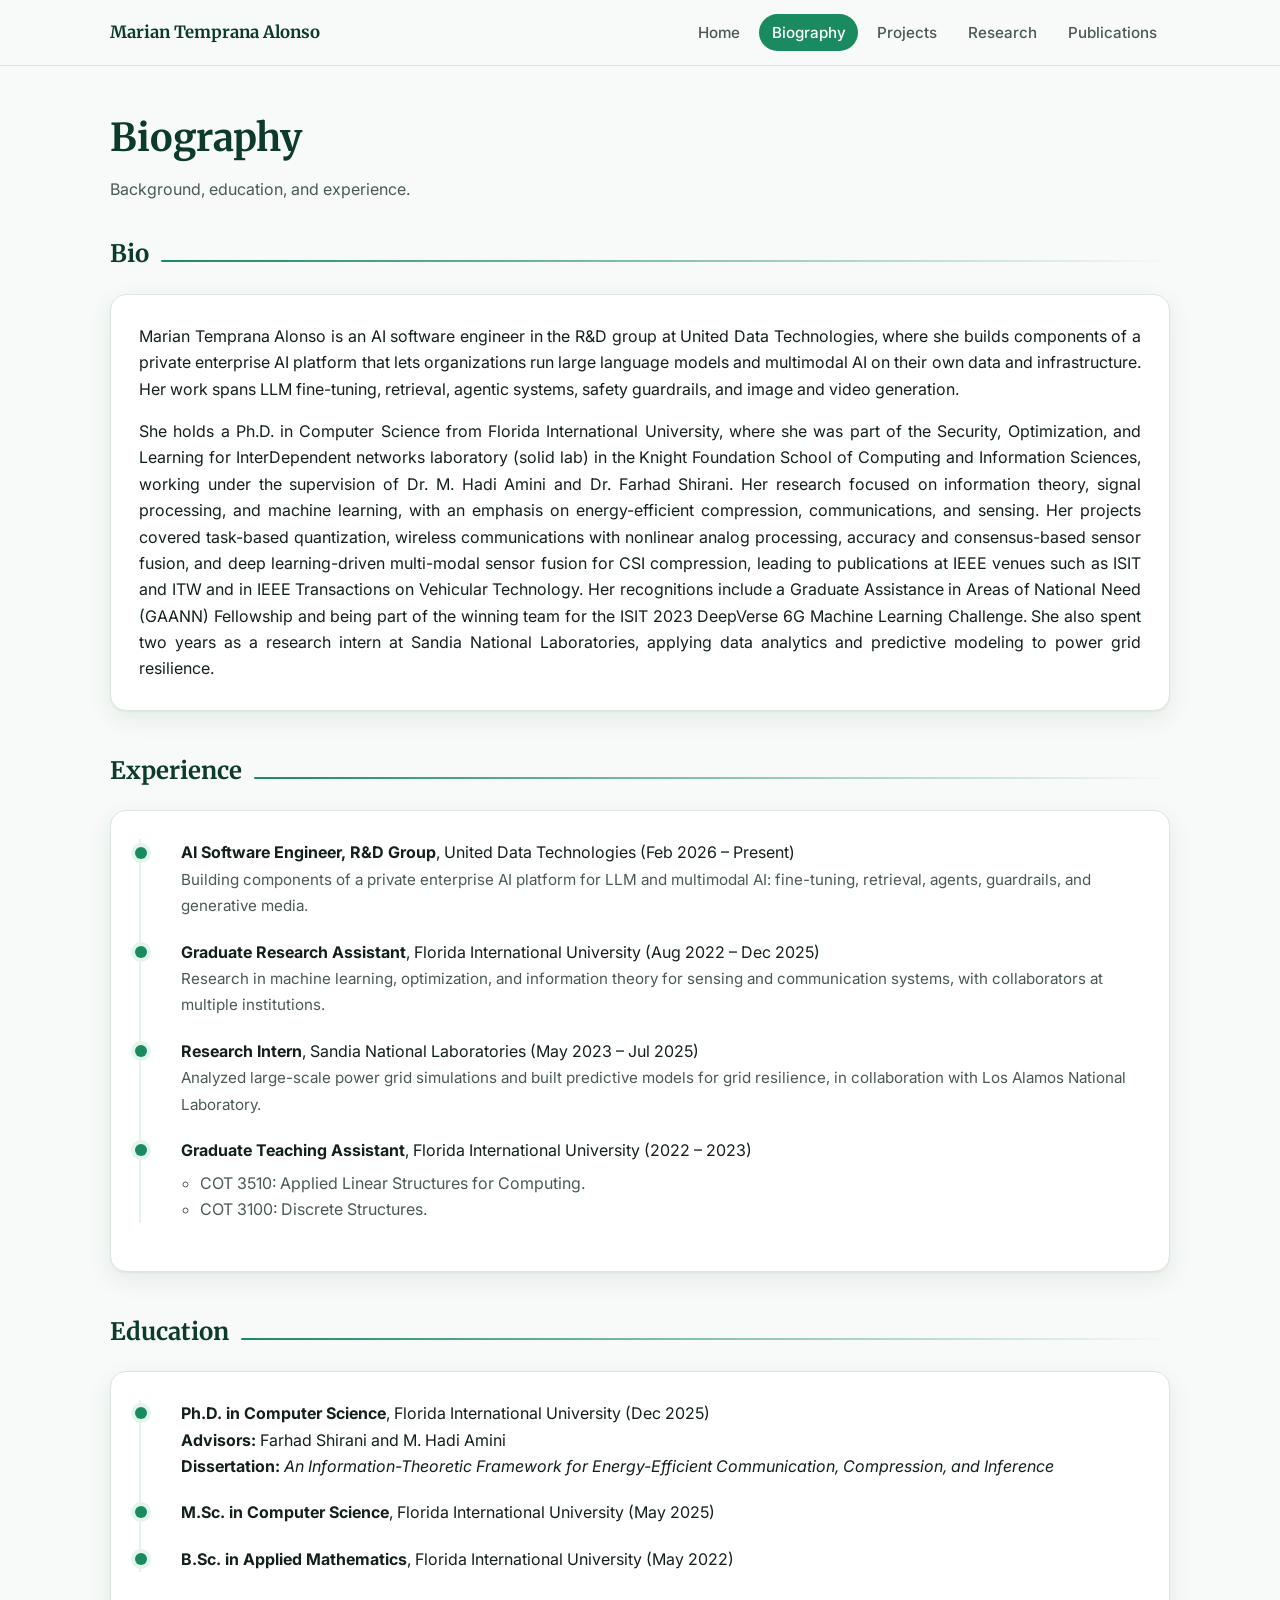
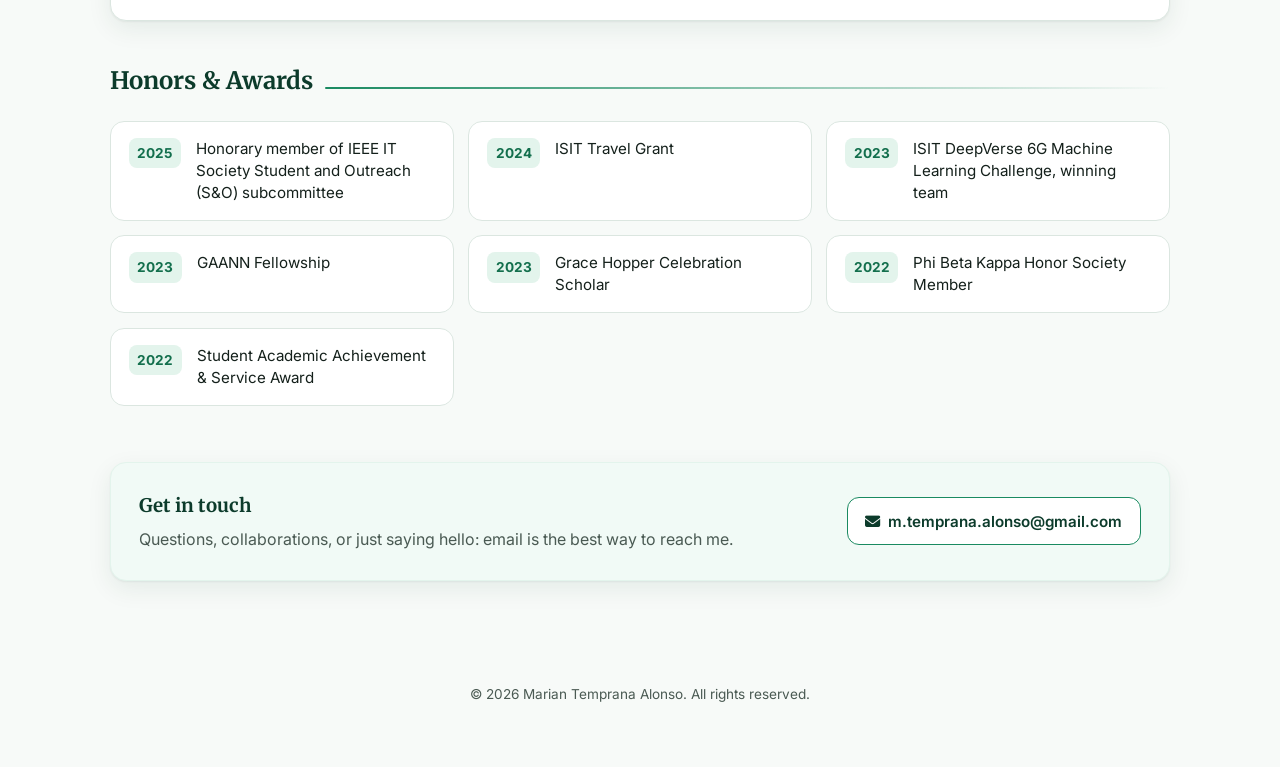
<file: biography.html>
<!DOCTYPE html>
<html lang="en">
<head>
  <meta charset="UTF-8" />
  <meta name="viewport" content="width=device-width, initial-scale=1.0" />
  <title>Marian Temprana Alonso - Biography</title>
  <meta name="description" content="Biography of Marian Temprana Alonso: education, research and industry experience in AI, machine learning and information theory." />
  <link rel="canonical" href="https://mtalonso-research.github.io/biography.html" />
  <meta name="author" content="Marian Temprana Alonso" />
  <meta property="og:type" content="website" />
  <meta property="og:site_name" content="Marian Temprana Alonso" />
  <meta property="og:title" content="Marian Temprana Alonso - Biography" />
  <meta property="og:description" content="Biography of Marian Temprana Alonso: education, research and industry experience in AI, machine learning and information theory." />
  <meta property="og:url" content="https://mtalonso-research.github.io/biography.html" />
  <meta property="og:image" content="https://mtalonso-research.github.io/head_shot.png" />
  <meta name="twitter:card" content="summary" />
  <meta name="twitter:title" content="Marian Temprana Alonso - Biography" />
  <meta name="twitter:description" content="Biography of Marian Temprana Alonso: education, research and industry experience in AI, machine learning and information theory." />
  <meta name="twitter:image" content="https://mtalonso-research.github.io/head_shot.png" />
  <link rel="preconnect" href="https://fonts.googleapis.com" />
  <link href="https://fonts.googleapis.com/css2?family=Inter:wght@400;500;600;700&family=Merriweather:wght@400;700&display=swap" rel="stylesheet" />
  <link rel="stylesheet" href="https://cdnjs.cloudflare.com/ajax/libs/font-awesome/6.4.0/css/all.min.css" />
  <link rel="stylesheet" href="style.css" />
</head>
<body>
<header class="nav">
  <div class="nav-inner">
    <a class="brand" href="index.html">Marian Temprana Alonso</a>
    <nav class="nav-links"><a href="index.html">Home</a><a class="active" href="biography.html">Biography</a><a href="projects.html">Projects</a><a href="research.html">Research</a><a href="publications.html">Publications</a></nav>
  </div>
</header>
<main class="wrap">
  <div class="page-head reveal"><h1>Biography</h1><p>Background, education, and experience.</p></div>
  <section class="reveal d1" style="margin-top:2rem">
    <div class="section-head"><h2>Bio</h2></div>
    <div class="card about">
      <p>
        Marian Temprana Alonso is an AI software engineer in the R&amp;D group at United Data Technologies, where she
        builds components of a private enterprise AI platform that lets organizations run large language models and
        multimodal AI on their own data and infrastructure. Her work spans LLM fine-tuning, retrieval, agentic systems,
        safety guardrails, and image and video generation.
      </p>
      <p>
        She holds a Ph.D. in Computer Science from Florida International University, where she was part of the Security,
        Optimization, and Learning for InterDependent networks laboratory (solid lab) in the Knight Foundation School of
        Computing and Information Sciences, working under the supervision of Dr. M. Hadi Amini and Dr. Farhad Shirani. Her
        research focused on information theory, signal processing, and machine learning, with an emphasis on
        energy-efficient compression, communications, and sensing. Her projects covered task-based quantization, wireless
        communications with nonlinear analog processing, accuracy and consensus-based sensor fusion, and deep
        learning-driven multi-modal sensor fusion for CSI compression, leading to publications at IEEE venues such as ISIT
        and ITW and in IEEE Transactions on Vehicular Technology. Her recognitions include a Graduate Assistance in Areas
        of National Need (GAANN) Fellowship and being part of the winning team for the ISIT 2023 DeepVerse 6G Machine
        Learning Challenge. She also spent two years as a research intern at Sandia National Laboratories, applying data
        analytics and predictive modeling to power grid resilience.
      </p>
    </div>

    <div class="section-head" style="margin-top:2.5rem"><h2>Experience</h2></div>
    <div class="card"><ul class="timeline">
      <li>
        <strong>AI Software Engineer, R&amp;D Group</strong>, United Data Technologies (Feb 2026 &ndash; Present)<br/>
        <span class="muted">Building components of a private enterprise AI platform for LLM and multimodal AI: fine-tuning, retrieval, agents, guardrails, and generative media.</span>
      </li>
      <li>
        <strong>Graduate Research Assistant</strong>, Florida International University (Aug 2022 &ndash; Dec 2025)<br/>
        <span class="muted">Research in machine learning, optimization, and information theory for sensing and communication systems, with collaborators at multiple institutions.</span>
      </li>
      <li>
        <strong>Research Intern</strong>, Sandia National Laboratories (May 2023 &ndash; Jul 2025)<br/>
        <span class="muted">Analyzed large-scale power grid simulations and built predictive models for grid resilience, in collaboration with Los Alamos National Laboratory.</span>
      </li>
      <li>
        <strong>Graduate Teaching Assistant</strong>, Florida International University (2022 &ndash; 2023)
        <ul>
          <li>COT 3510: Applied Linear Structures for Computing.</li>
          <li>COT 3100: Discrete Structures.</li>
        </ul>
      </li>
    </ul></div>

    <div class="section-head" style="margin-top:2.5rem"><h2>Education</h2></div>
    <div class="card"><ul class="timeline">
      <li>
        <strong>Ph.D. in Computer Science</strong>, Florida International University (Dec 2025)<br/>
        <strong>Advisors:</strong> Farhad Shirani and M. Hadi Amini<br/>
        <strong>Dissertation:</strong> <em>An Information-Theoretic Framework for Energy-Efficient Communication, Compression, and Inference</em>
      </li>
      <li><strong>M.Sc. in Computer Science</strong>, Florida International University (May 2025)</li>
      <li><strong>B.Sc. in Applied Mathematics</strong>, Florida International University (May 2022)</li>
    </ul></div>

    <div class="section-head" style="margin-top:2.5rem"><h2>Honors &amp; Awards</h2></div>
    <div class="honors-grid">
      <div class="honor"><span class="year">2025</span><span class="text">Honorary member of IEEE IT Society Student and Outreach (S&amp;O) subcommittee</span></div>
      <div class="honor"><span class="year">2024</span><span class="text">ISIT Travel Grant</span></div>
      <div class="honor"><span class="year">2023</span><span class="text">ISIT DeepVerse 6G Machine Learning Challenge, winning team</span></div>
      <div class="honor"><span class="year">2023</span><span class="text">GAANN Fellowship</span></div>
      <div class="honor"><span class="year">2023</span><span class="text">Grace Hopper Celebration Scholar</span></div>
      <div class="honor"><span class="year">2022</span><span class="text">Phi Beta Kappa Honor Society Member</span></div>
      <div class="honor"><span class="year">2022</span><span class="text">Student Academic Achievement &amp; Service Award</span></div>
    </div>
  </section>
  <section>
    <div class="card contact">
      <div><h3>Get in touch</h3><p>Questions, collaborations, or just saying hello: email is the best way to reach me.</p></div>
      <a class="btn" href="mailto:m.temprana.alonso@gmail.com"><i class="fas fa-envelope"></i> m.temprana.alonso@gmail.com</a>
    </div>
  </section>
</main>
<footer><p>&copy; 2026 Marian Temprana Alonso. All rights reserved.</p></footer>

<script data-goatcounter="https://mtemp2026.goatcounter.com/count"
        async src="//gc.zgo.at/count.js"></script>
</body>
</html>
</file>
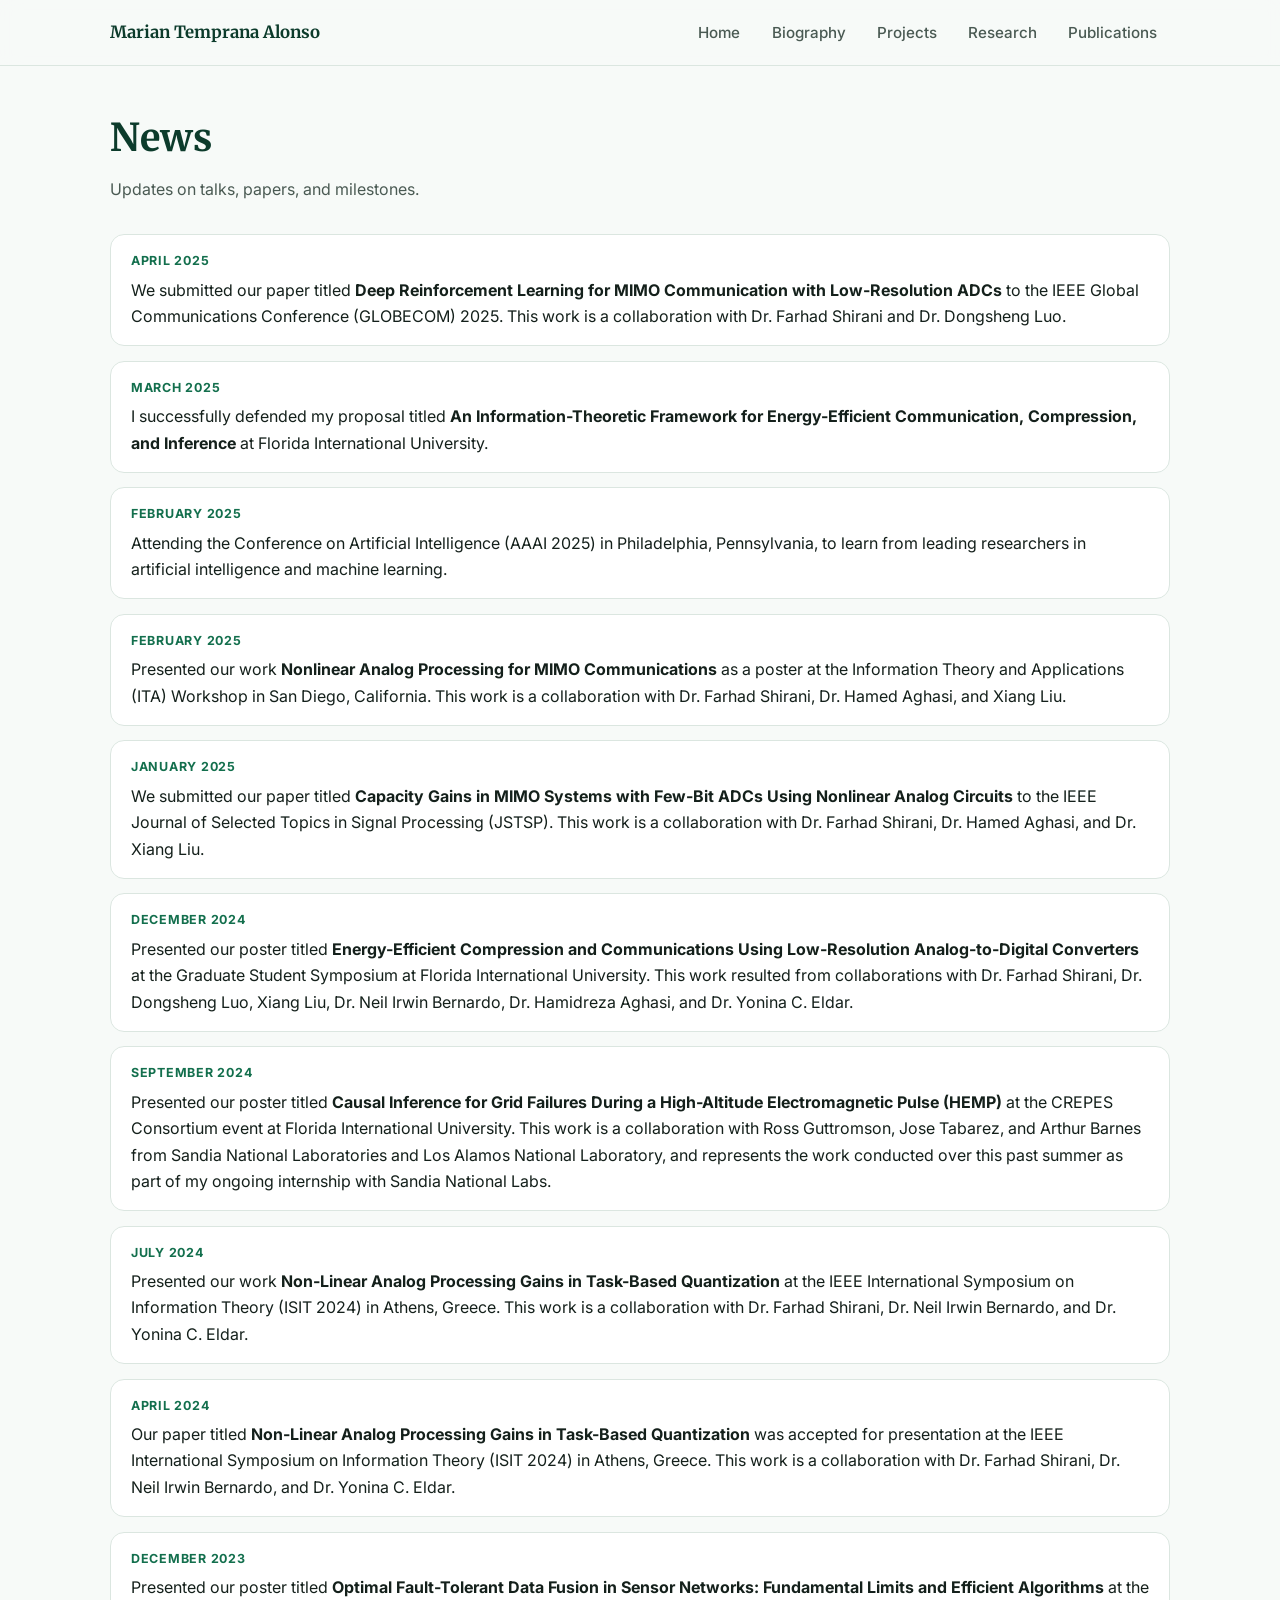
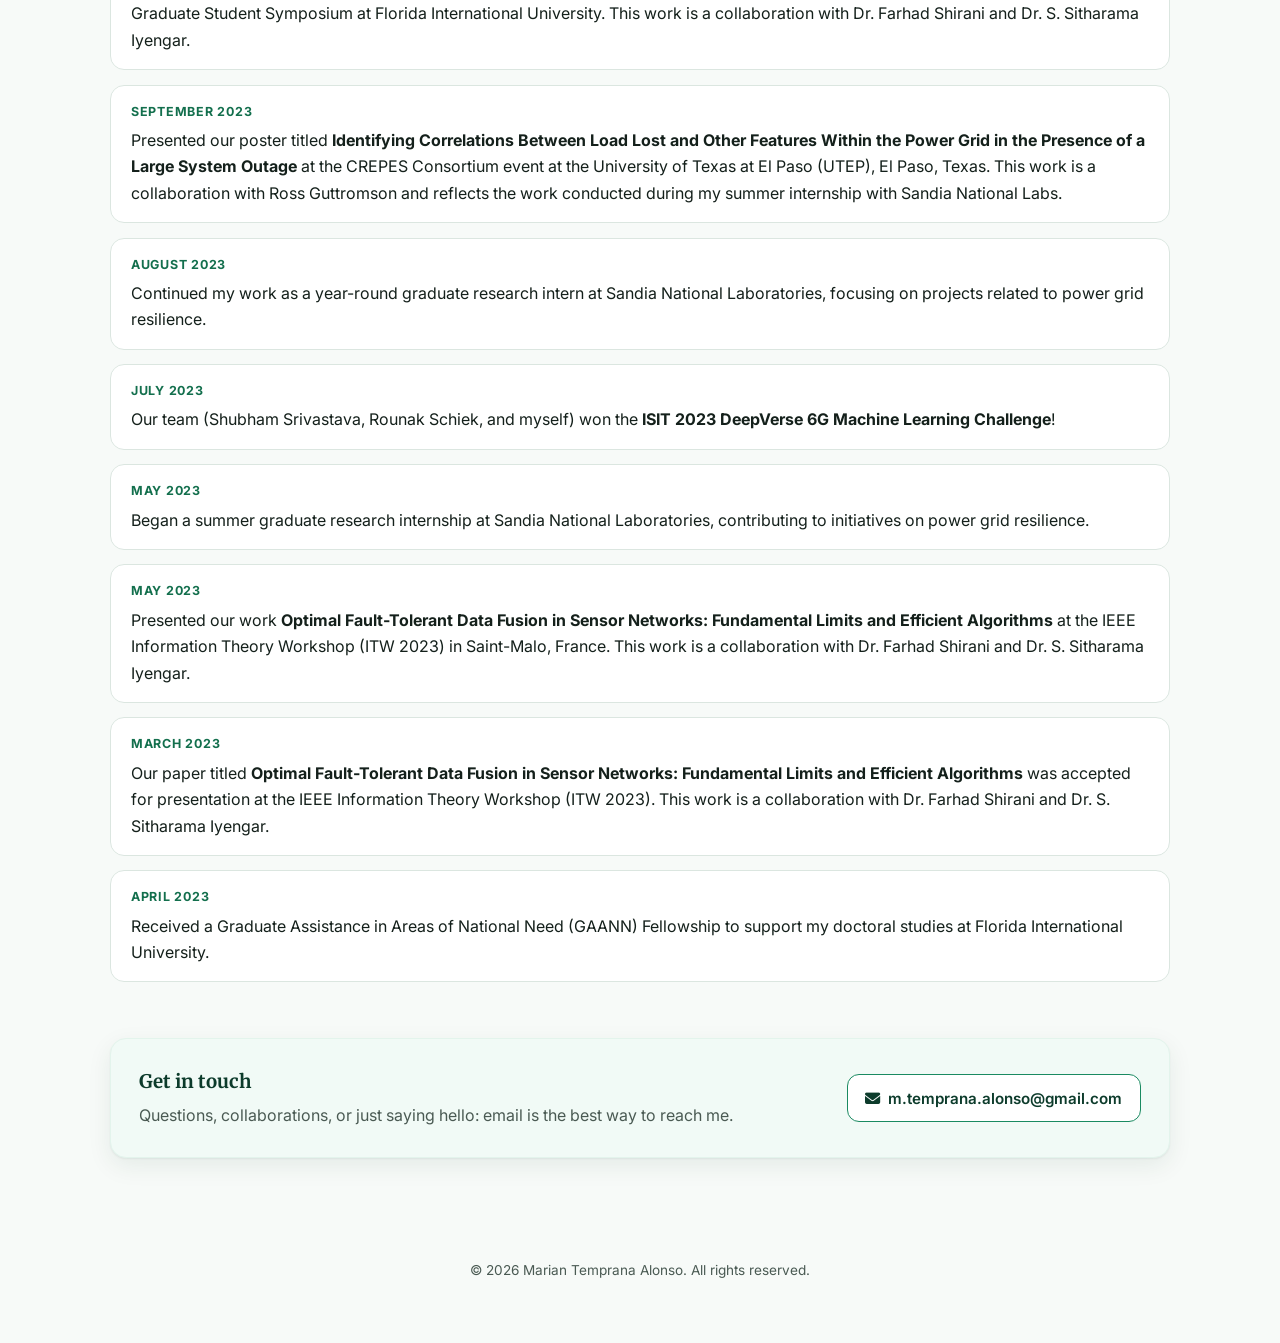
<file: news.html>
<!DOCTYPE html>
<html lang="en">
<head>
  <meta charset="UTF-8" />
  <meta name="viewport" content="width=device-width, initial-scale=1.0" />
  <title>Marian Temprana Alonso - News</title>
  <meta name="description" content="News and updates from Marian Temprana Alonso: papers, talks, posters and milestones." />
  <link rel="canonical" href="https://mtalonso-research.github.io/news.html" />
  <meta name="author" content="Marian Temprana Alonso" />
  <meta property="og:type" content="website" />
  <meta property="og:site_name" content="Marian Temprana Alonso" />
  <meta property="og:title" content="Marian Temprana Alonso - News" />
  <meta property="og:description" content="News and updates from Marian Temprana Alonso: papers, talks, posters and milestones." />
  <meta property="og:url" content="https://mtalonso-research.github.io/news.html" />
  <meta property="og:image" content="https://mtalonso-research.github.io/head_shot.png" />
  <meta name="twitter:card" content="summary" />
  <meta name="twitter:title" content="Marian Temprana Alonso - News" />
  <meta name="twitter:description" content="News and updates from Marian Temprana Alonso: papers, talks, posters and milestones." />
  <meta name="twitter:image" content="https://mtalonso-research.github.io/head_shot.png" />
  <link rel="preconnect" href="https://fonts.googleapis.com" />
  <link href="https://fonts.googleapis.com/css2?family=Inter:wght@400;500;600;700&family=Merriweather:wght@400;700&display=swap" rel="stylesheet" />
  <link rel="stylesheet" href="https://cdnjs.cloudflare.com/ajax/libs/font-awesome/6.4.0/css/all.min.css" />
  <link rel="stylesheet" href="style.css" />
</head>
<body>
<header class="nav">
  <div class="nav-inner">
    <a class="brand" href="index.html">Marian Temprana Alonso</a>
    <nav class="nav-links"><a href="index.html">Home</a><a href="biography.html">Biography</a><a href="projects.html">Projects</a><a href="research.html">Research</a><a href="publications.html">Publications</a></nav>
  </div>
</header>
<main class="wrap">
  <div class="page-head reveal"><h1>News</h1><p>Updates on talks, papers, and milestones.</p></div>
  <section class="reveal d1" style="margin-top:2rem">
    <div class="news-item"><div class="date">April 2025</div><p>We submitted our paper titled <strong>Deep Reinforcement Learning for MIMO Communication with Low-Resolution ADCs</strong> to the IEEE Global Communications Conference (GLOBECOM) 2025. This work is a collaboration with Dr. Farhad Shirani and Dr. Dongsheng Luo.</p></div>
    <div class="news-item"><div class="date">March 2025</div><p>I successfully defended my proposal titled <strong>An Information-Theoretic Framework for Energy-Efficient Communication, Compression, and Inference</strong> at Florida International University.</p></div>
    <div class="news-item"><div class="date">February 2025</div><p>Attending the Conference on Artificial Intelligence (AAAI 2025) in Philadelphia, Pennsylvania, to learn from leading researchers in artificial intelligence and machine learning.</p></div>
    <div class="news-item"><div class="date">February 2025</div><p>Presented our work <strong>Nonlinear Analog Processing for MIMO Communications</strong> as a poster at the Information Theory and Applications (ITA) Workshop in San Diego, California. This work is a collaboration with Dr. Farhad Shirani, Dr. Hamed Aghasi, and Xiang Liu.</p></div>
    <div class="news-item"><div class="date">January 2025</div><p>We submitted our paper titled <strong>Capacity Gains in MIMO Systems with Few-Bit ADCs Using Nonlinear Analog Circuits</strong> to the IEEE Journal of Selected Topics in Signal Processing (JSTSP). This work is a collaboration with Dr. Farhad Shirani, Dr. Hamed Aghasi, and Dr. Xiang Liu.</p></div>
    <div class="news-item"><div class="date">December 2024</div><p>Presented our poster titled <strong>Energy-Efficient Compression and Communications Using Low-Resolution Analog-to-Digital Converters</strong> at the Graduate Student Symposium at Florida International University. This work resulted from collaborations with Dr. Farhad Shirani, Dr. Dongsheng Luo, Xiang Liu, Dr. Neil Irwin Bernardo, Dr. Hamidreza Aghasi, and Dr. Yonina C. Eldar.</p></div>
    <div class="news-item"><div class="date">September 2024</div><p>Presented our poster titled <strong>Causal Inference for Grid Failures During a High-Altitude Electromagnetic Pulse (HEMP)</strong> at the CREPES Consortium event at Florida International University. This work is a collaboration with Ross Guttromson, Jose Tabarez, and Arthur Barnes from Sandia National Laboratories and Los Alamos National Laboratory, and represents the work conducted over this past summer as part of my ongoing internship with Sandia National Labs.</p></div>
    <div class="news-item"><div class="date">July 2024</div><p>Presented our work <strong>Non-Linear Analog Processing Gains in Task-Based Quantization</strong> at the IEEE International Symposium on Information Theory (ISIT 2024) in Athens, Greece. This work is a collaboration with Dr. Farhad Shirani, Dr. Neil Irwin Bernardo, and Dr. Yonina C. Eldar.</p></div>
    <div class="news-item"><div class="date">April 2024</div><p>Our paper titled <strong>Non-Linear Analog Processing Gains in Task-Based Quantization</strong> was accepted for presentation at the IEEE International Symposium on Information Theory (ISIT 2024) in Athens, Greece. This work is a collaboration with Dr. Farhad Shirani, Dr. Neil Irwin Bernardo, and Dr. Yonina C. Eldar.</p></div>
    <div class="news-item"><div class="date">December 2023</div><p>Presented our poster titled <strong>Optimal Fault-Tolerant Data Fusion in Sensor Networks: Fundamental Limits and Efficient Algorithms</strong> at the Graduate Student Symposium at Florida International University. This work is a collaboration with Dr. Farhad Shirani and Dr. S. Sitharama Iyengar.</p></div>
    <div class="news-item"><div class="date">September 2023</div><p>Presented our poster titled <strong>Identifying Correlations Between Load Lost and Other Features Within the Power Grid in the Presence of a Large System Outage</strong> at the CREPES Consortium event at the University of Texas at El Paso (UTEP), El Paso, Texas. This work is a collaboration with Ross Guttromson and reflects the work conducted during my summer internship with Sandia National Labs.</p></div>
    <div class="news-item"><div class="date">August 2023</div><p>Continued my work as a year-round graduate research intern at Sandia National Laboratories, focusing on projects related to power grid resilience.</p></div>
    <div class="news-item"><div class="date">July 2023</div><p>Our team (Shubham Srivastava, Rounak Schiek, and myself) won the <strong>ISIT 2023 DeepVerse 6G Machine Learning Challenge</strong>!</p></div>
    <div class="news-item"><div class="date">May 2023</div><p>Began a summer graduate research internship at Sandia National Laboratories, contributing to initiatives on power grid resilience.</p></div>
    <div class="news-item"><div class="date">May 2023</div><p>Presented our work <strong>Optimal Fault-Tolerant Data Fusion in Sensor Networks: Fundamental Limits and Efficient Algorithms</strong> at the IEEE Information Theory Workshop (ITW 2023) in Saint-Malo, France. This work is a collaboration with Dr. Farhad Shirani and Dr. S. Sitharama Iyengar.</p></div>
    <div class="news-item"><div class="date">March 2023</div><p>Our paper titled <strong>Optimal Fault-Tolerant Data Fusion in Sensor Networks: Fundamental Limits and Efficient Algorithms</strong> was accepted for presentation at the IEEE Information Theory Workshop (ITW 2023). This work is a collaboration with Dr. Farhad Shirani and Dr. S. Sitharama Iyengar.</p></div>
    <div class="news-item"><div class="date">April 2023</div><p>Received a Graduate Assistance in Areas of National Need (GAANN) Fellowship to support my doctoral studies at Florida International University.</p></div>
  </section>
  <section>
    <div class="card contact">
      <div><h3>Get in touch</h3><p>Questions, collaborations, or just saying hello: email is the best way to reach me.</p></div>
      <a class="btn" href="mailto:m.temprana.alonso@gmail.com"><i class="fas fa-envelope"></i> m.temprana.alonso@gmail.com</a>
    </div>
  </section>
</main>
<footer><p>&copy; 2026 Marian Temprana Alonso. All rights reserved.</p></footer>

<script data-goatcounter="https://mtemp2026.goatcounter.com/count"
        async src="//gc.zgo.at/count.js"></script>
</body>
</html>
</file>
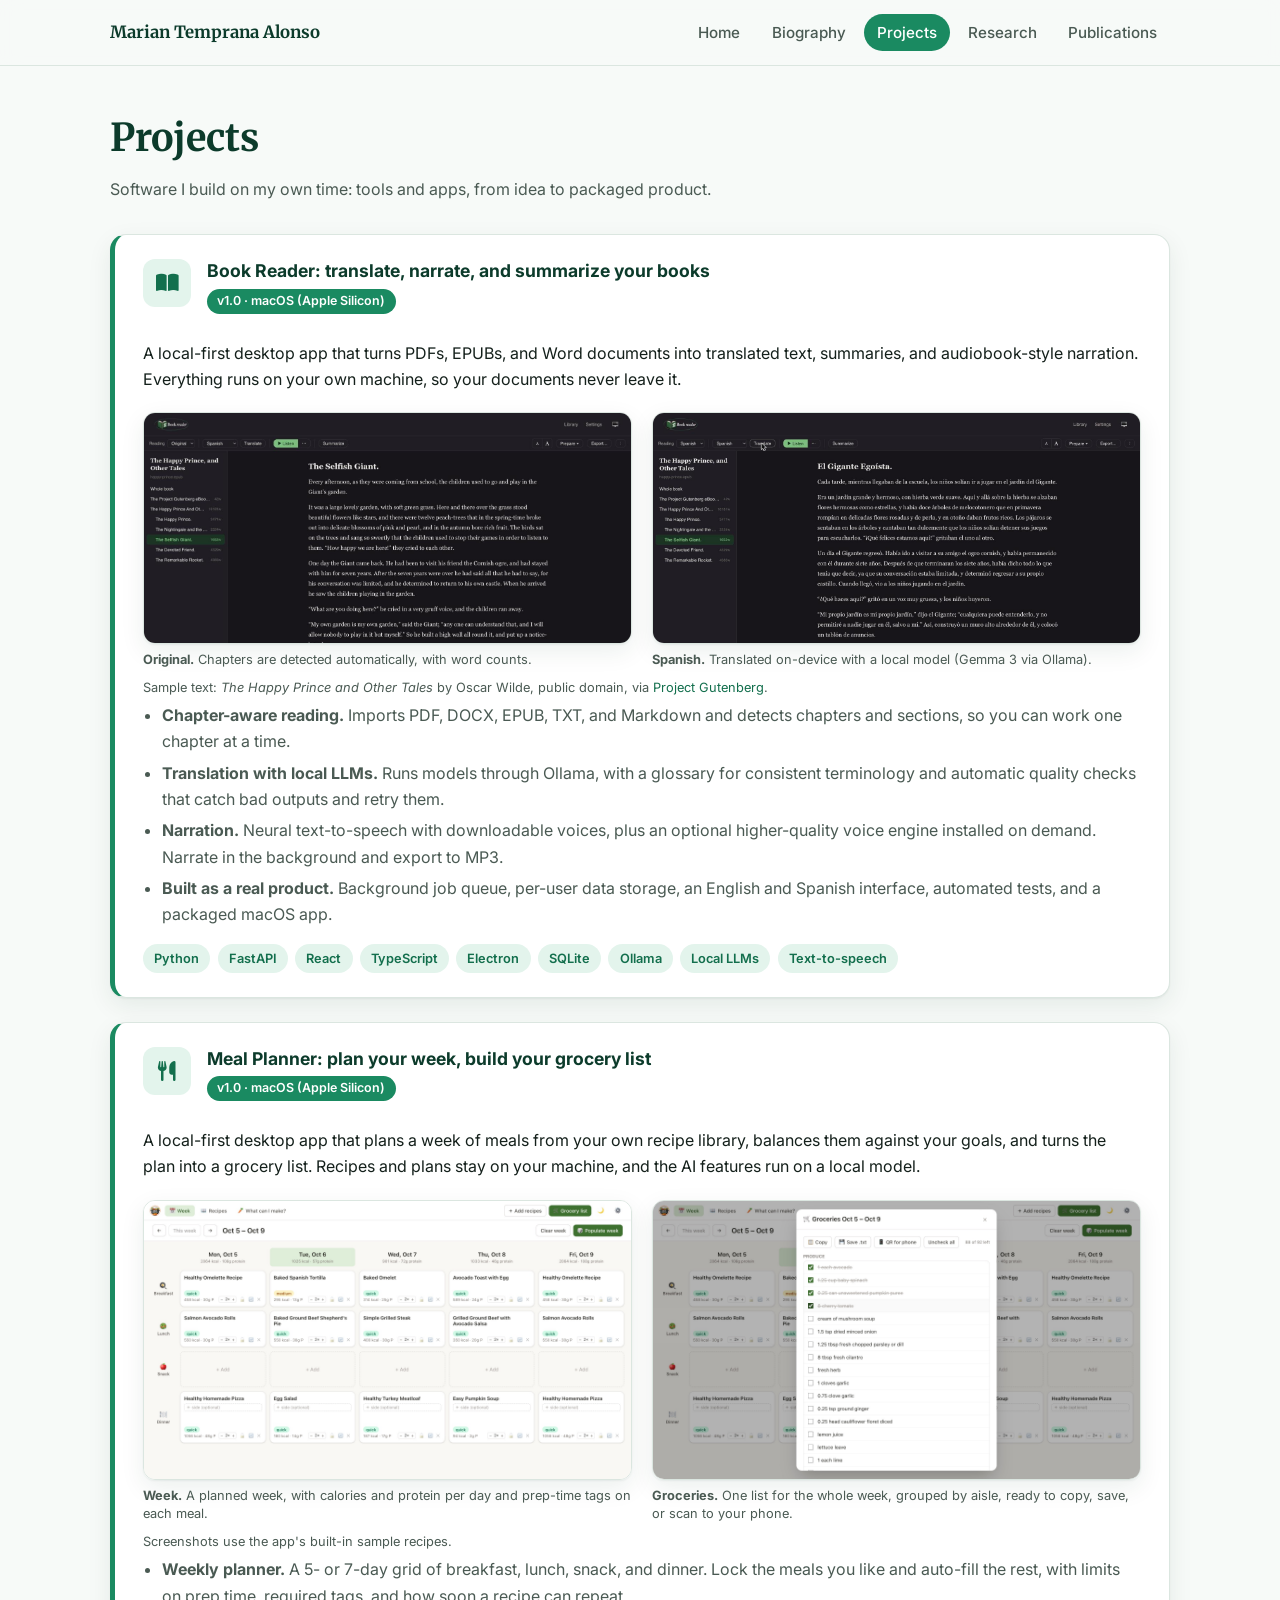
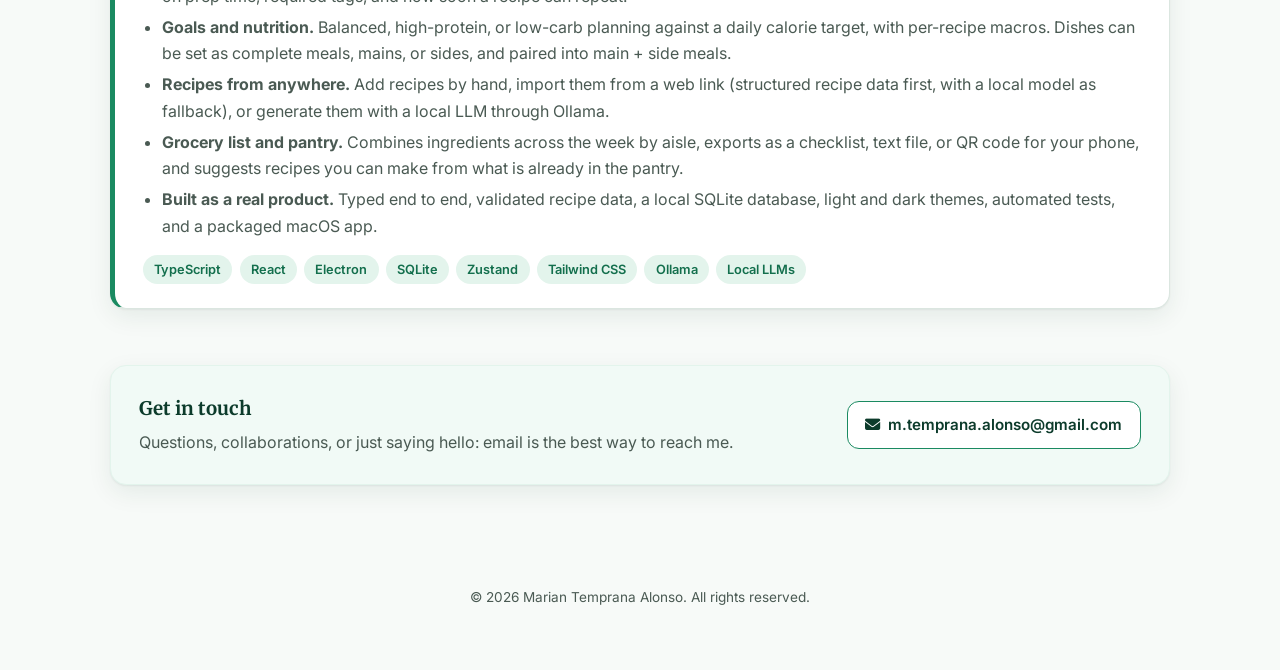
<file: projects.html>
<!DOCTYPE html>
<html lang="en">
<head>
  <meta charset="UTF-8" />
  <meta name="viewport" content="width=device-width, initial-scale=1.0" />
  <title>Marian Temprana Alonso - Projects</title>
  <meta name="description" content="Personal software projects by Marian Temprana Alonso: Book Reader and Meal Planner, local-first desktop apps built with local LLMs." />
  <link rel="canonical" href="https://mtalonso-research.github.io/projects.html" />
  <meta name="author" content="Marian Temprana Alonso" />
  <meta property="og:type" content="website" />
  <meta property="og:site_name" content="Marian Temprana Alonso" />
  <meta property="og:title" content="Marian Temprana Alonso - Projects" />
  <meta property="og:description" content="Personal software projects by Marian Temprana Alonso: Book Reader and Meal Planner, local-first desktop apps built with local LLMs." />
  <meta property="og:url" content="https://mtalonso-research.github.io/projects.html" />
  <meta property="og:image" content="https://mtalonso-research.github.io/head_shot.png" />
  <meta name="twitter:card" content="summary" />
  <meta name="twitter:title" content="Marian Temprana Alonso - Projects" />
  <meta name="twitter:description" content="Personal software projects by Marian Temprana Alonso: Book Reader and Meal Planner, local-first desktop apps built with local LLMs." />
  <meta name="twitter:image" content="https://mtalonso-research.github.io/head_shot.png" />
  <link rel="preconnect" href="https://fonts.googleapis.com" />
  <link href="https://fonts.googleapis.com/css2?family=Inter:wght@400;500;600;700&family=Merriweather:wght@400;700&display=swap" rel="stylesheet" />
  <link rel="stylesheet" href="https://cdnjs.cloudflare.com/ajax/libs/font-awesome/6.4.0/css/all.min.css" />
  <link rel="stylesheet" href="style.css" />
</head>
<body>
<header class="nav">
  <div class="nav-inner">
    <a class="brand" href="index.html">Marian Temprana Alonso</a>
    <nav class="nav-links"><a href="index.html">Home</a><a href="biography.html">Biography</a><a class="active" href="projects.html">Projects</a><a href="research.html">Research</a><a href="publications.html">Publications</a></nav>
  </div>
</header>
<main class="wrap">
  <div class="page-head reveal"><h1>Projects</h1><p>Software I build on my own time: tools and apps, from idea to packaged product.</p></div>
  <section class="reveal d1" style="margin-top:2rem">
    <article class="project featured">
      <div class="project-top">
        <div class="project-icon"><i class="fas fa-book-open"></i></div>
        <div>
          <h3>Book Reader: translate, narrate, and summarize your books</h3>
          <div class="links">
            <span class="chip">v1.0 &middot; macOS (Apple Silicon)</span>
          </div>
        </div>
      </div>
      <p class="lead">
        A local-first desktop app that turns PDFs, EPUBs, and Word documents into translated text, summaries,
        and audiobook-style narration. Everything runs on your own machine, so your documents never leave it.
      </p>
      <div class="shots">
        <figure><a href="img/book-reader/reading.jpg" target="_blank" rel="noopener"><img src="img/book-reader/reading.jpg" alt="Chapter list and the original English text of The Selfish Giant" loading="lazy"></a><figcaption><strong>Original.</strong> Chapters are detected automatically, with word counts.</figcaption></figure>
        <figure><a href="img/book-reader/translation.jpg" target="_blank" rel="noopener"><img src="img/book-reader/translation.jpg" alt="The Selfish Giant translated into Spanish" loading="lazy"></a><figcaption><strong>Spanish.</strong> Translated on-device with a local model (Gemma 3 via Ollama).</figcaption></figure>
      </div>
      <p class="muted" style="font-size:.8rem;margin:.25rem 0 0">Sample text: <em>The Happy Prince and Other Tales</em> by Oscar Wilde, public domain, via <a href="https://www.gutenberg.org/ebooks/902" target="_blank" rel="noopener">Project Gutenberg</a>.</p>
      <ul class="details">
        <li><strong>Chapter-aware reading.</strong> Imports PDF, DOCX, EPUB, TXT, and Markdown and detects chapters and sections, so you can work one chapter at a time.</li>
        <li><strong>Translation with local LLMs.</strong> Runs models through Ollama, with a glossary for consistent terminology and automatic quality checks that catch bad outputs and retry them.</li>
        <li><strong>Narration.</strong> Neural text-to-speech with downloadable voices, plus an optional higher-quality voice engine installed on demand. Narrate in the background and export to MP3.</li>
        <li><strong>Built as a real product.</strong> Background job queue, per-user data storage, an English and Spanish interface, automated tests, and a packaged macOS app.</li>
      </ul>
      <div class="tags">
        <span class="tag">Python</span><span class="tag">FastAPI</span><span class="tag">React</span><span class="tag">TypeScript</span>
        <span class="tag">Electron</span><span class="tag">SQLite</span><span class="tag">Ollama</span><span class="tag">Local LLMs</span><span class="tag">Text-to-speech</span>
      </div>
    </article>
    <article class="project featured" style="margin-top:1.5rem">
      <div class="project-top">
        <div class="project-icon"><i class="fas fa-utensils"></i></div>
        <div>
          <h3>Meal Planner: plan your week, build your grocery list</h3>
          <div class="links">
            <span class="chip">v1.0 &middot; macOS (Apple Silicon)</span>
          </div>
        </div>
      </div>
      <p class="lead">
        A local-first desktop app that plans a week of meals from your own recipe library, balances them against
        your goals, and turns the plan into a grocery list. Recipes and plans stay on your machine, and the AI
        features run on a local model.
      </p>
      <div class="shots">
        <figure><a href="img/meal-planner/week.jpg" target="_blank" rel="noopener"><img src="img/meal-planner/week.jpg" alt="Weekly meal plan with breakfast, lunch, snack, and dinner for five days, with calories and protein per day" loading="lazy"></a><figcaption><strong>Week.</strong> A planned week, with calories and protein per day and prep-time tags on each meal.</figcaption></figure>
        <figure><a href="img/meal-planner/grocery.jpg" target="_blank" rel="noopener"><img src="img/meal-planner/grocery.jpg" alt="Grocery list for the week grouped by aisle, with checkboxes" loading="lazy"></a><figcaption><strong>Groceries.</strong> One list for the whole week, grouped by aisle, ready to copy, save, or scan to your phone.</figcaption></figure>
      </div>
      <p class="muted" style="font-size:.8rem;margin:.25rem 0 0">Screenshots use the app's built-in sample recipes.</p>
      <ul class="details">
        <li><strong>Weekly planner.</strong> A 5- or 7-day grid of breakfast, lunch, snack, and dinner. Lock the meals you like and auto-fill the rest, with limits on prep time, required tags, and how soon a recipe can repeat.</li>
        <li><strong>Goals and nutrition.</strong> Balanced, high-protein, or low-carb planning against a daily calorie target, with per-recipe macros. Dishes can be set as complete meals, mains, or sides, and paired into main + side meals.</li>
        <li><strong>Recipes from anywhere.</strong> Add recipes by hand, import them from a web link (structured recipe data first, with a local model as fallback), or generate them with a local LLM through Ollama.</li>
        <li><strong>Grocery list and pantry.</strong> Combines ingredients across the week by aisle, exports as a checklist, text file, or QR code for your phone, and suggests recipes you can make from what is already in the pantry.</li>
        <li><strong>Built as a real product.</strong> Typed end to end, validated recipe data, a local SQLite database, light and dark themes, automated tests, and a packaged macOS app.</li>
      </ul>
      <div class="tags">
        <span class="tag">TypeScript</span><span class="tag">React</span><span class="tag">Electron</span><span class="tag">SQLite</span>
        <span class="tag">Zustand</span><span class="tag">Tailwind CSS</span><span class="tag">Ollama</span><span class="tag">Local LLMs</span>
      </div>
    </article>
  </section>
  <section>
    <div class="card contact">
      <div><h3>Get in touch</h3><p>Questions, collaborations, or just saying hello: email is the best way to reach me.</p></div>
      <a class="btn" href="mailto:m.temprana.alonso@gmail.com"><i class="fas fa-envelope"></i> m.temprana.alonso@gmail.com</a>
    </div>
  </section>
</main>
<footer><p>&copy; 2026 Marian Temprana Alonso. All rights reserved.</p></footer>

<script data-goatcounter="https://mtemp2026.goatcounter.com/count"
        async src="//gc.zgo.at/count.js"></script>
</body>
</html>
</file>
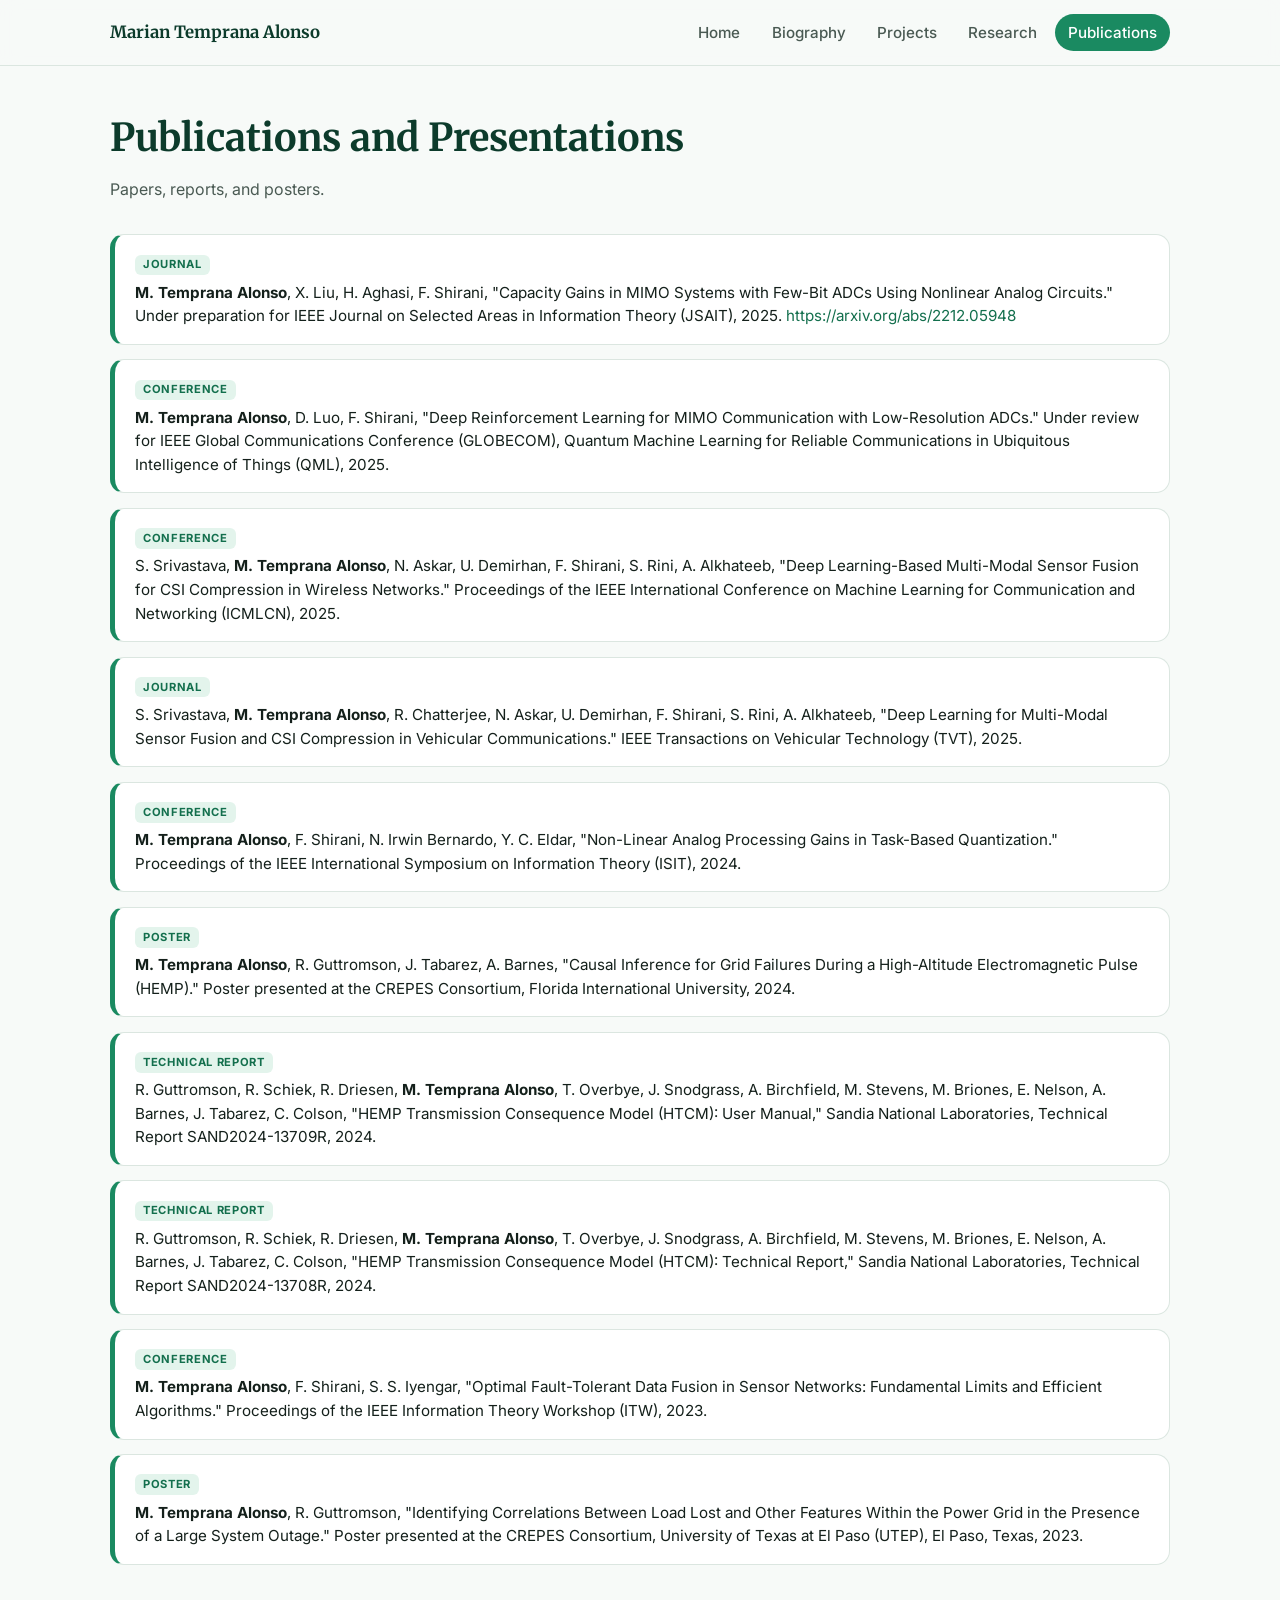
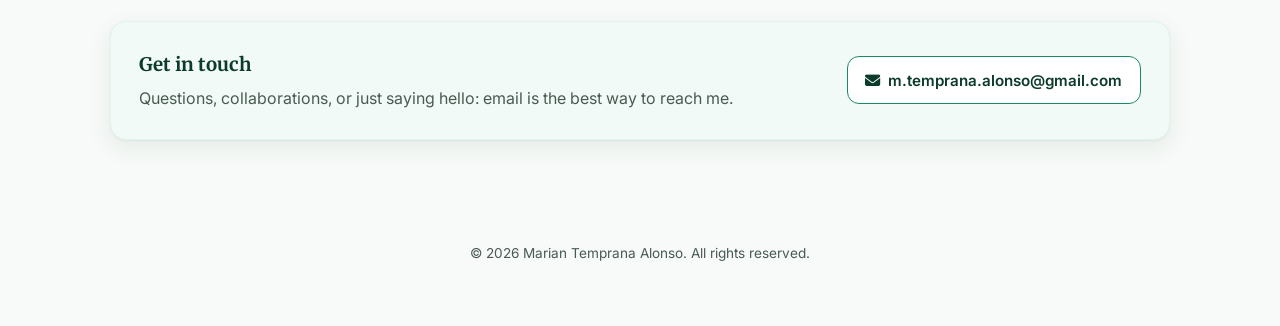
<file: publications.html>
<!DOCTYPE html>
<html lang="en">
<head>
  <meta charset="UTF-8" />
  <meta name="viewport" content="width=device-width, initial-scale=1.0" />
  <title>Marian Temprana Alonso - Publications</title>
  <meta name="description" content="Publications, preprints and presentations by Marian Temprana Alonso in IEEE venues including ISIT, ITW and IEEE Transactions on Vehicular Technology." />
  <link rel="canonical" href="https://mtalonso-research.github.io/publications.html" />
  <meta name="author" content="Marian Temprana Alonso" />
  <meta property="og:type" content="website" />
  <meta property="og:site_name" content="Marian Temprana Alonso" />
  <meta property="og:title" content="Marian Temprana Alonso - Publications" />
  <meta property="og:description" content="Publications, preprints and presentations by Marian Temprana Alonso in IEEE venues including ISIT, ITW and IEEE Transactions on Vehicular Technology." />
  <meta property="og:url" content="https://mtalonso-research.github.io/publications.html" />
  <meta property="og:image" content="https://mtalonso-research.github.io/head_shot.png" />
  <meta name="twitter:card" content="summary" />
  <meta name="twitter:title" content="Marian Temprana Alonso - Publications" />
  <meta name="twitter:description" content="Publications, preprints and presentations by Marian Temprana Alonso in IEEE venues including ISIT, ITW and IEEE Transactions on Vehicular Technology." />
  <meta name="twitter:image" content="https://mtalonso-research.github.io/head_shot.png" />
  <link rel="preconnect" href="https://fonts.googleapis.com" />
  <link href="https://fonts.googleapis.com/css2?family=Inter:wght@400;500;600;700&family=Merriweather:wght@400;700&display=swap" rel="stylesheet" />
  <link rel="stylesheet" href="https://cdnjs.cloudflare.com/ajax/libs/font-awesome/6.4.0/css/all.min.css" />
  <link rel="stylesheet" href="style.css" />
</head>
<body>
<header class="nav">
  <div class="nav-inner">
    <a class="brand" href="index.html">Marian Temprana Alonso</a>
    <nav class="nav-links"><a href="index.html">Home</a><a href="biography.html">Biography</a><a href="projects.html">Projects</a><a href="research.html">Research</a><a class="active" href="publications.html">Publications</a></nav>
  </div>
</header>
<main class="wrap">
  <div class="page-head reveal"><h1>Publications and Presentations</h1><p>Papers, reports, and posters.</p></div>
  <section class="reveal d1" style="margin-top:2rem">
    <ul class="pub-list">
      <li class="pub"><span class="kind">Journal</span><br/><strong>M. Temprana Alonso</strong>, X. Liu, H. Aghasi, F. Shirani, "Capacity Gains in MIMO Systems with Few-Bit ADCs Using Nonlinear Analog Circuits." Under preparation for IEEE Journal on Selected Areas in Information Theory (JSAIT), 2025. <a href="https://arxiv.org/abs/2212.05948" target="_blank">https://arxiv.org/abs/2212.05948</a></li>
      <li class="pub"><span class="kind">Conference</span><br/><strong>M. Temprana Alonso</strong>, D. Luo, F. Shirani, "Deep Reinforcement Learning for MIMO Communication with Low-Resolution ADCs." Under review for IEEE Global Communications Conference (GLOBECOM), Quantum Machine Learning for Reliable Communications in Ubiquitous Intelligence of Things (QML), 2025.</li>
      <li class="pub"><span class="kind">Conference</span><br/>S. Srivastava, <strong>M. Temprana Alonso</strong>, N. Askar, U. Demirhan, F. Shirani, S. Rini, A. Alkhateeb, "Deep Learning-Based Multi-Modal Sensor Fusion for CSI Compression in Wireless Networks." Proceedings of the IEEE International Conference on Machine Learning for Communication and Networking (ICMLCN), 2025.</li>
      <li class="pub"><span class="kind">Journal</span><br/>S. Srivastava, <strong>M. Temprana Alonso</strong>, R. Chatterjee, N. Askar, U. Demirhan, F. Shirani, S. Rini, A. Alkhateeb, "Deep Learning for Multi-Modal Sensor Fusion and CSI Compression in Vehicular Communications." IEEE Transactions on Vehicular Technology (TVT), 2025.</li>
      <li class="pub"><span class="kind">Conference</span><br/><strong>M. Temprana Alonso</strong>, F. Shirani, N. Irwin Bernardo, Y. C. Eldar, "Non-Linear Analog Processing Gains in Task-Based Quantization." Proceedings of the IEEE International Symposium on Information Theory (ISIT), 2024.</li>
      <li class="pub"><span class="kind">Poster</span><br/><strong>M. Temprana Alonso</strong>, R. Guttromson, J. Tabarez, A. Barnes, "Causal Inference for Grid Failures During a High-Altitude Electromagnetic Pulse (HEMP)." Poster presented at the CREPES Consortium, Florida International University, 2024.</li>
      <li class="pub"><span class="kind">Technical report</span><br/>R. Guttromson, R. Schiek, R. Driesen, <strong>M. Temprana Alonso</strong>, T. Overbye, J. Snodgrass, A. Birchfield, M. Stevens, M. Briones, E. Nelson, A. Barnes, J. Tabarez, C. Colson, "HEMP Transmission Consequence Model (HTCM): User Manual," Sandia National Laboratories, Technical Report SAND2024-13709R, 2024.</li>
      <li class="pub"><span class="kind">Technical report</span><br/>R. Guttromson, R. Schiek, R. Driesen, <strong>M. Temprana Alonso</strong>, T. Overbye, J. Snodgrass, A. Birchfield, M. Stevens, M. Briones, E. Nelson, A. Barnes, J. Tabarez, C. Colson, "HEMP Transmission Consequence Model (HTCM): Technical Report," Sandia National Laboratories, Technical Report SAND2024-13708R, 2024.</li>
      <li class="pub"><span class="kind">Conference</span><br/><strong>M. Temprana Alonso</strong>, F. Shirani, S. S. Iyengar, "Optimal Fault-Tolerant Data Fusion in Sensor Networks: Fundamental Limits and Efficient Algorithms." Proceedings of the IEEE Information Theory Workshop (ITW), 2023.</li>
      <li class="pub"><span class="kind">Poster</span><br/><strong>M. Temprana Alonso</strong>, R. Guttromson, "Identifying Correlations Between Load Lost and Other Features Within the Power Grid in the Presence of a Large System Outage." Poster presented at the CREPES Consortium, University of Texas at El Paso (UTEP), El Paso, Texas, 2023.</li>
    </ul>
  </section>
  <section>
    <div class="card contact">
      <div><h3>Get in touch</h3><p>Questions, collaborations, or just saying hello: email is the best way to reach me.</p></div>
      <a class="btn" href="mailto:m.temprana.alonso@gmail.com"><i class="fas fa-envelope"></i> m.temprana.alonso@gmail.com</a>
    </div>
  </section>
</main>
<footer><p>&copy; 2026 Marian Temprana Alonso. All rights reserved.</p></footer>

<script data-goatcounter="https://mtemp2026.goatcounter.com/count"
        async src="//gc.zgo.at/count.js"></script>
</body>
</html>
</file>
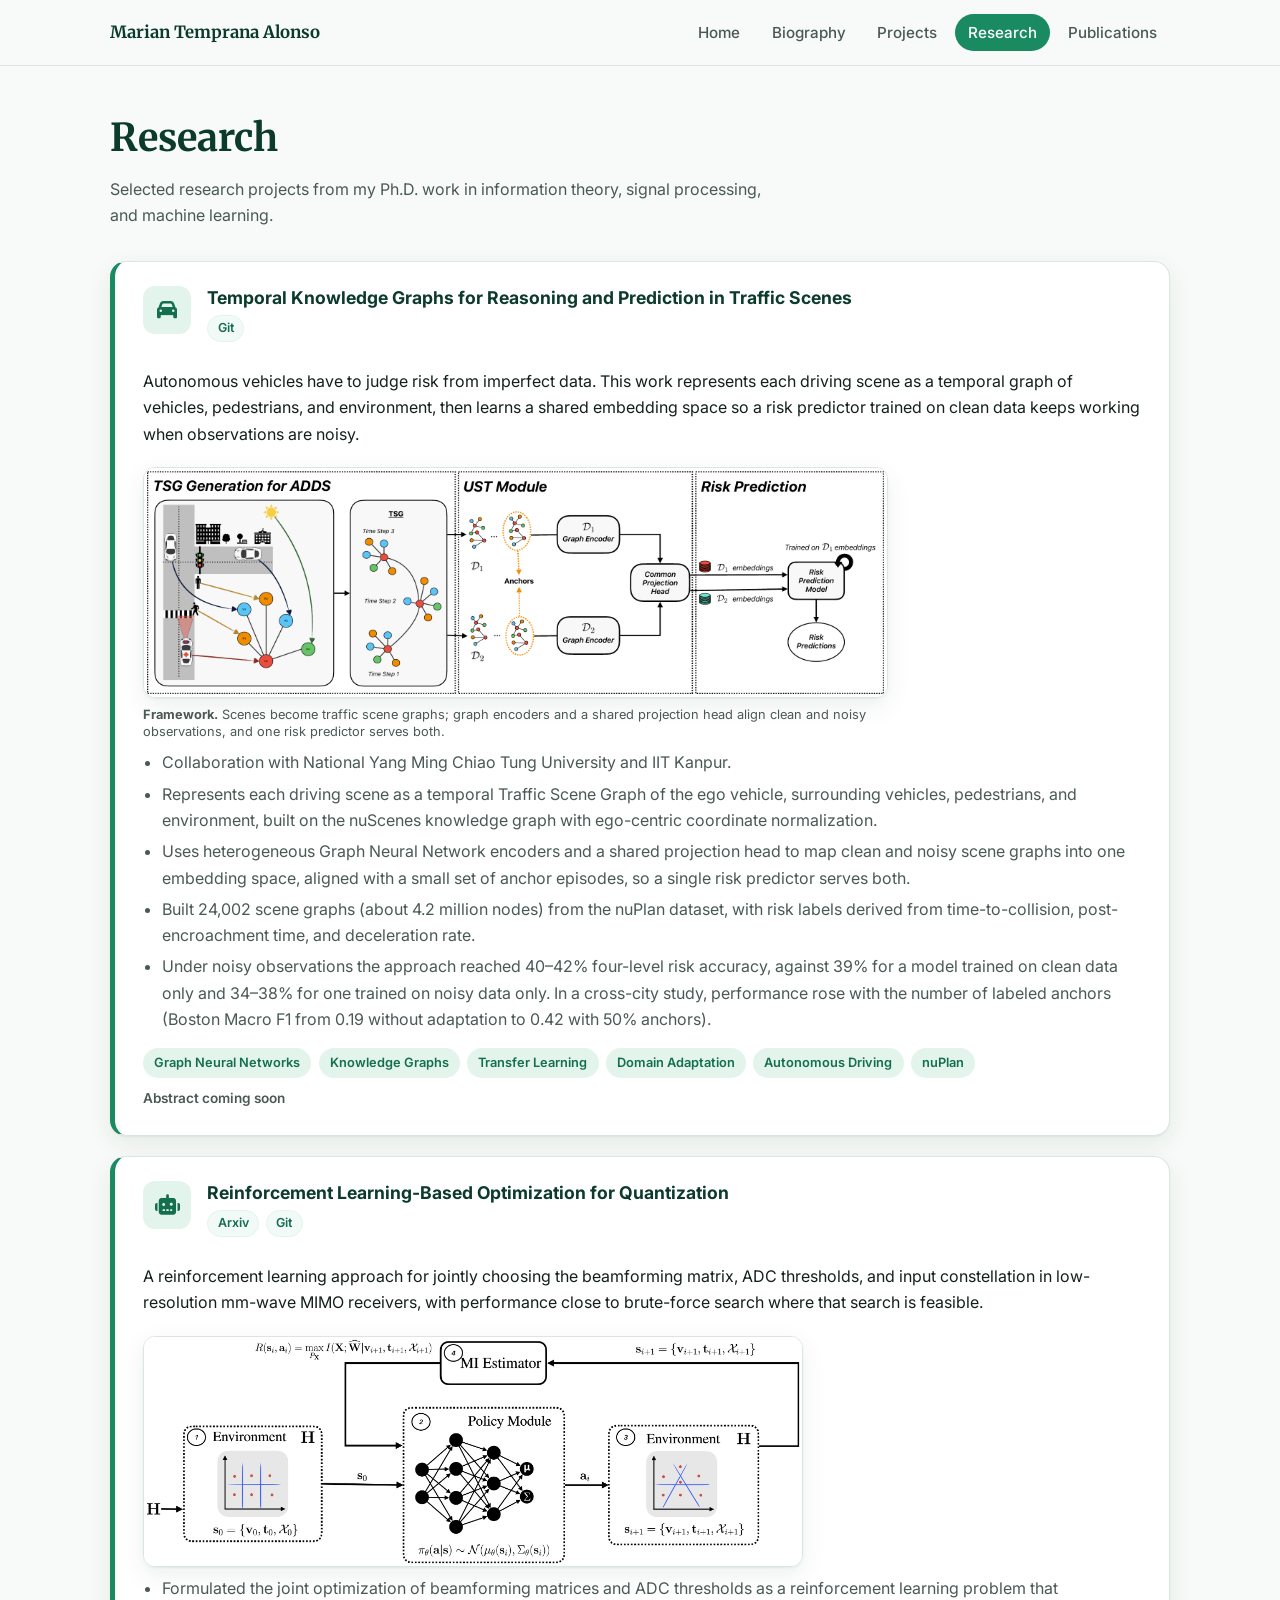
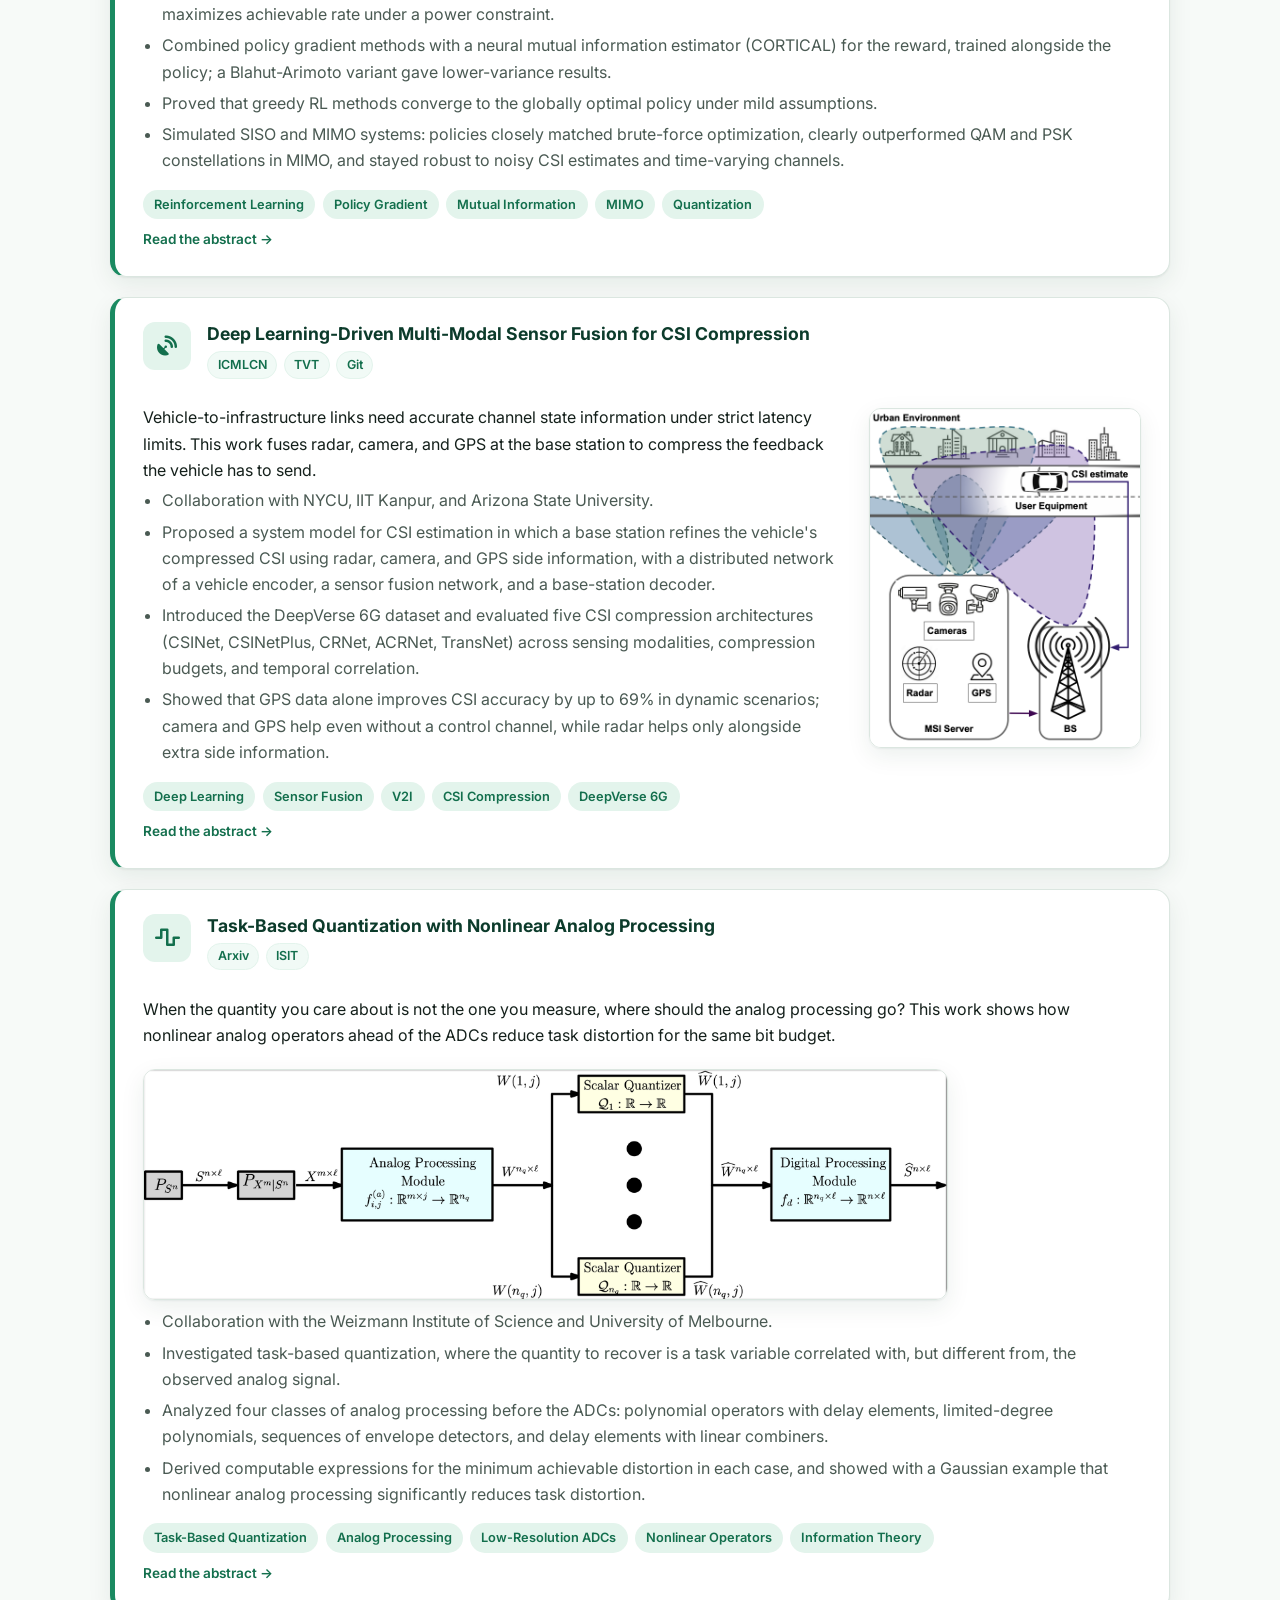
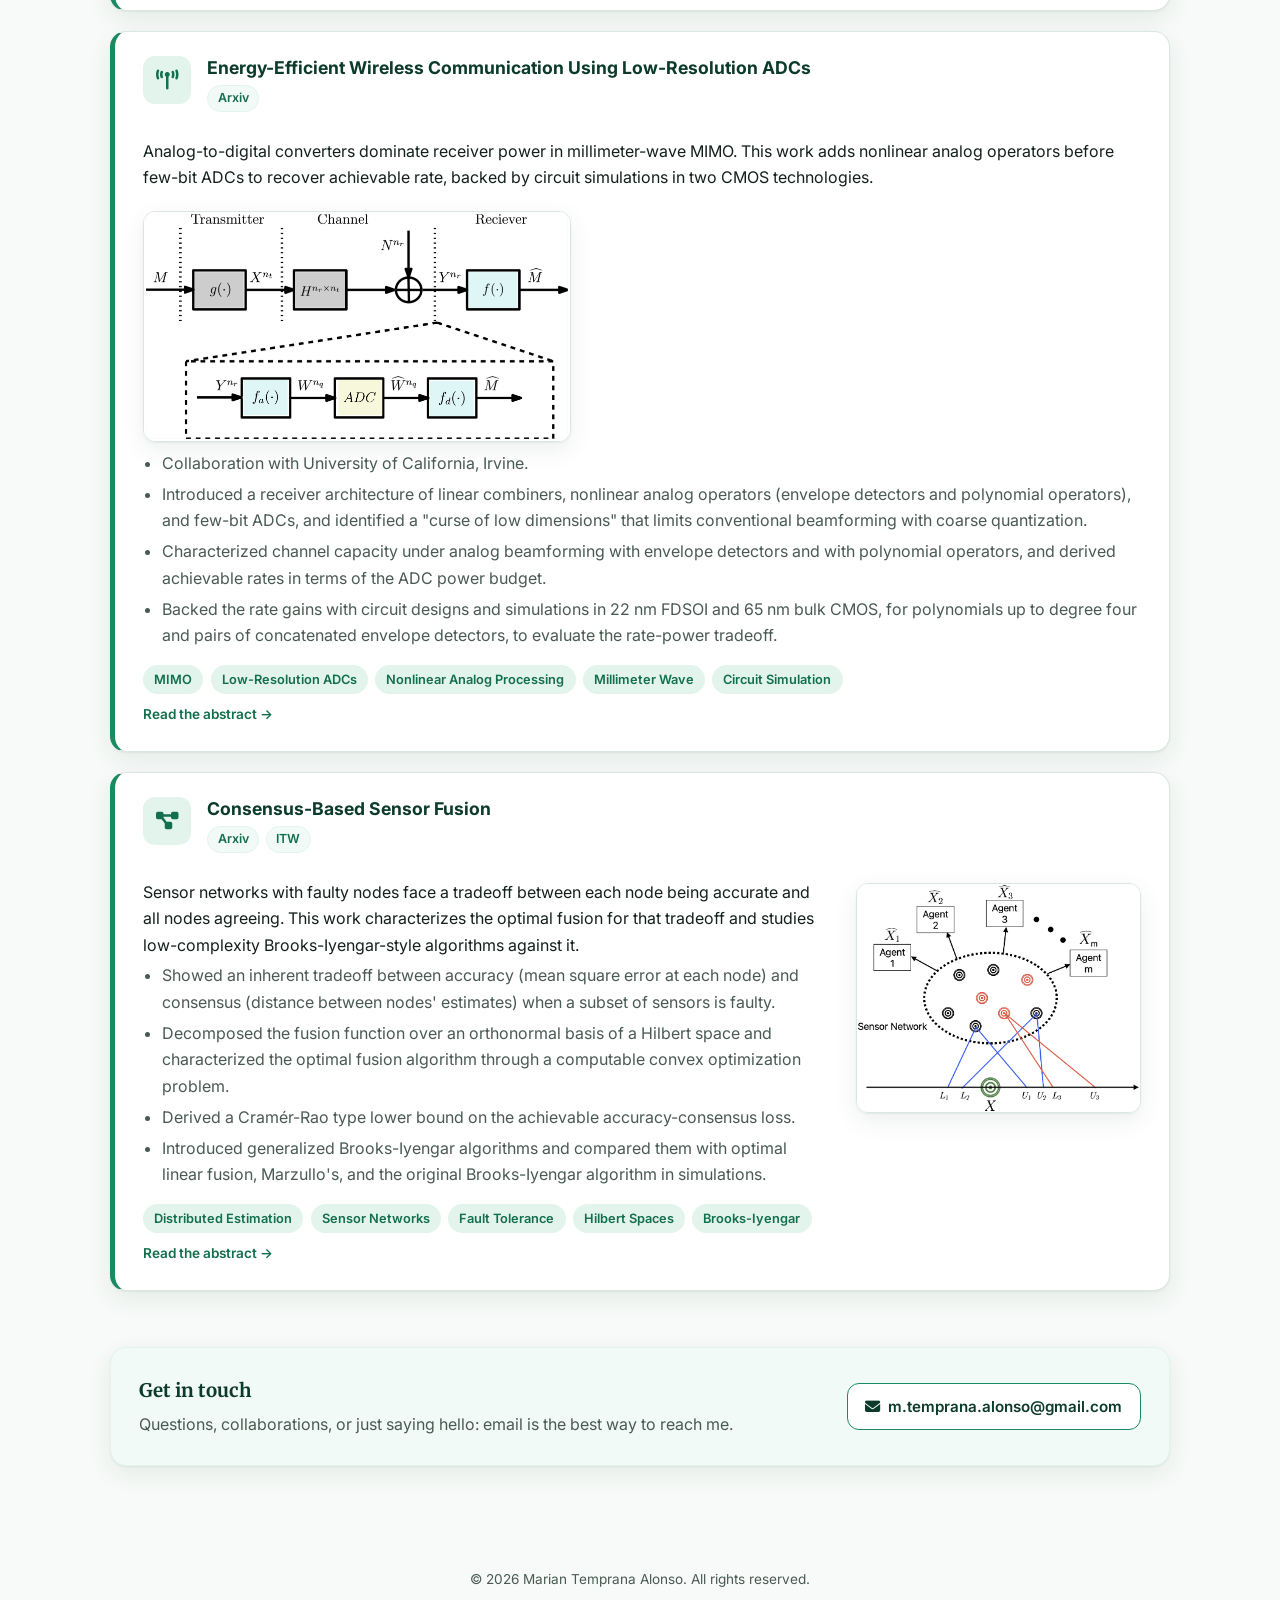
<file: research.html>
<!DOCTYPE html>
<html lang="en">
<head>
  <meta charset="UTF-8" />
  <meta name="viewport" content="width=device-width, initial-scale=1.0" />
  <title>Marian Temprana Alonso - Research</title>
  <meta name="description" content="Research by Marian Temprana Alonso: information theory, task-based quantization, nonlinear analog processing, sensor fusion and machine learning." />
  <link rel="canonical" href="https://mtalonso-research.github.io/research.html" />
  <meta name="author" content="Marian Temprana Alonso" />
  <meta property="og:type" content="website" />
  <meta property="og:site_name" content="Marian Temprana Alonso" />
  <meta property="og:title" content="Marian Temprana Alonso - Research" />
  <meta property="og:description" content="Research by Marian Temprana Alonso: information theory, task-based quantization, nonlinear analog processing, sensor fusion and machine learning." />
  <meta property="og:url" content="https://mtalonso-research.github.io/research.html" />
  <meta property="og:image" content="https://mtalonso-research.github.io/head_shot.png" />
  <meta name="twitter:card" content="summary" />
  <meta name="twitter:title" content="Marian Temprana Alonso - Research" />
  <meta name="twitter:description" content="Research by Marian Temprana Alonso: information theory, task-based quantization, nonlinear analog processing, sensor fusion and machine learning." />
  <meta name="twitter:image" content="https://mtalonso-research.github.io/head_shot.png" />
  <link rel="preconnect" href="https://fonts.googleapis.com" />
  <link href="https://fonts.googleapis.com/css2?family=Inter:wght@400;500;600;700&family=Merriweather:wght@400;700&display=swap" rel="stylesheet" />
  <link rel="stylesheet" href="https://cdnjs.cloudflare.com/ajax/libs/font-awesome/6.4.0/css/all.min.css" />
  <link rel="stylesheet" href="style.css?v=6" />
</head>
<body>
<header class="nav">
  <div class="nav-inner">
    <a class="brand" href="index.html">Marian Temprana Alonso</a>
    <nav class="nav-links"><a href="index.html">Home</a><a href="biography.html">Biography</a><a href="projects.html">Projects</a><a class="active" href="research.html">Research</a><a href="publications.html">Publications</a></nav>
  </div>
</header>
<main class="wrap">
  <div class="page-head reveal"><h1>Research</h1><p>Selected research projects from my Ph.D. work in information theory, signal processing, and machine learning.</p></div>
  <section class="reveal d1" style="margin-top:2rem">
    <article class="project featured">
      <div class="project-top" style="cursor:default">
        <div class="project-icon"><i class="fas fa-car"></i></div>
        <div>
          <h3>Temporal Knowledge Graphs for Reasoning and Prediction in Traffic Scenes</h3>
          <div class="links" onclick="event.stopPropagation()"><a href="https://github.com/mtalonso-research/Traffic_Semantic_Graphs" target="_blank" rel="noopener">Git</a></div>
        </div>
      </div>
      <p class="lead">
        Autonomous vehicles have to judge risk from imperfect data. This work represents each driving scene as a temporal graph of vehicles, pedestrians, and environment, then learns a shared embedding space so a risk predictor trained on clean data keeps working when observations are noisy.
      </p>
      <div class="shots fit">
        <figure style="--ar:3.24"><a href="img/research/fig-tsg.png" target="_blank" rel="noopener"><img src="img/research/fig-tsg.png" alt="Framework overview: traffic scene graphs built from driving scenes, aligned in a shared embedding space, then used for risk prediction" loading="lazy"></a><figcaption><strong>Framework.</strong> Scenes become traffic scene graphs; graph encoders and a shared projection head align clean and noisy observations, and one risk predictor serves both.</figcaption></figure>
      </div>
      <ul class="details">
        <li>Collaboration with National Yang Ming Chiao Tung University and IIT Kanpur.</li>
        <li>Represents each driving scene as a temporal Traffic Scene Graph of the ego vehicle, surrounding vehicles, pedestrians, and environment, built on the nuScenes knowledge graph with ego-centric coordinate normalization.</li>
        <li>Uses heterogeneous Graph Neural Network encoders and a shared projection head to map clean and noisy scene graphs into one embedding space, aligned with a small set of anchor episodes, so a single risk predictor serves both.</li>
        <li>Built 24,002 scene graphs (about 4.2 million nodes) from the nuPlan dataset, with risk labels derived from time-to-collision, post-encroachment time, and deceleration rate.</li>
        <li>Under noisy observations the approach reached 40&ndash;42% four-level risk accuracy, against 39% for a model trained on clean data only and 34&ndash;38% for one trained on noisy data only. In a cross-city study, performance rose with the number of labeled anchors (Boston Macro F1 from 0.19 without adaptation to 0.42 with 50% anchors).</li>
      </ul>
      <!-- Earlier bullets, not covered by the paper; restore if they describe the repo:
        Built a pipeline combining YOLO-based object detection and MiDas depth perception, overlaying depth heatmaps on traffic frames.
        Leveraged LLMs to generate propositional logic statements and encode temporal knowledge graphs.
      -->
      <div class="tags">
        <span class="tag">Graph Neural Networks</span><span class="tag">Knowledge Graphs</span><span class="tag">Transfer Learning</span><span class="tag">Domain Adaptation</span><span class="tag">Autonomous Driving</span><span class="tag">nuPlan</span>
      </div>
      <span class="more" style="cursor:default;color:var(--ink-soft)">Abstract coming soon</span>
      <!-- Paper not yet published. Restore this pop-up (and data-modal="modal1" on .project-top) when it is:
      <span class="more" data-modal="modal1">Read the abstract &rarr;</span>
      <div id="modal1" class="modal">
        <div class="modal-content">
          <span class="close" data-close="modal1">&times;</span>
          <h2>Temporal Knowledge Graphs</h2>
          <p>(abstract goes here once the paper is published)</p>
        </div>
      </div>
      -->
    </article>
    <article class="project featured">
      <div class="project-top" data-modal="modal2">
        <div class="project-icon"><i class="fas fa-robot"></i></div>
        <div>
          <h3>Reinforcement Learning-Based Optimization for Quantization</h3>
          <div class="links" onclick="event.stopPropagation()"><a href="https://arxiv.org/abs/2504.18957" target="_blank" rel="noopener">Arxiv</a><a href="https://github.com/mtalonso-research/RL_MIMO" target="_blank" rel="noopener">Git</a></div>
        </div>
      </div>
      <p class="lead">
        A reinforcement learning approach for jointly choosing the beamforming matrix, ADC thresholds, and input constellation in low-resolution mm-wave MIMO receivers, with performance close to brute-force search where that search is feasible.
      </p>
      <div class="shots fit">
        <figure style="--ar:2.87"><a href="img/research/fig-rl.png" target="_blank" rel="noopener"><img src="img/research/fig-rl.png" alt="Overview of the reinforcement learning framework for quantization" loading="lazy"></a></figure>
      </div>
      <ul class="details">
        <li>Formulated the joint optimization of beamforming matrices and ADC thresholds as a reinforcement learning problem that maximizes achievable rate under a power constraint.</li>
        <li>Combined policy gradient methods with a neural mutual information estimator (CORTICAL) for the reward, trained alongside the policy; a Blahut-Arimoto variant gave lower-variance results.</li>
        <li>Proved that greedy RL methods converge to the globally optimal policy under mild assumptions.</li>
        <li>Simulated SISO and MIMO systems: policies closely matched brute-force optimization, clearly outperformed QAM and PSK constellations in MIMO, and stayed robust to noisy CSI estimates and time-varying channels.</li>
      </ul>
      <div class="tags">
        <span class="tag">Reinforcement Learning</span><span class="tag">Policy Gradient</span><span class="tag">Mutual Information</span><span class="tag">MIMO</span><span class="tag">Quantization</span>
      </div>
      <span class="more" data-modal="modal2">Read the abstract &rarr;</span>
      <div id="modal2" class="modal">
      <div class="modal-content">
        <span class="close" data-close="modal2">&times;</span>
        <h2>Reinforcement Learning-Based Optimization</h2>
    <p>
      Multiple-input multiple-output (MIMO) wireless systems conventionally use high-resolution analog-to-digital converters (ADCs) at the receiver side to faithfully digitize received signals prior to digital signal processing. However, the power consumption of high-resolution ADCs increases significantly as the bandwidth is increased, particularly in millimeter wave communications systems. A combination of two mitigating approaches has been considered in the literature: i) to use hybrid beamforming to reduce the number of ADCs, and ii) to use low-resolution ADCs to reduce per ADC power consumption. Lowering the number and resolution of the ADCs naturally reduces the communication rate of the system, leading to a tradeoff between ADC power consumption and communication rate. Prior works have shown that optimizing over the hybrid beamforming matrix and ADC thresholds may reduce the aforementioned rate-loss significantly. A key challenge is the complexity of optimization over all choices of beamforming matrices and threshold vectors. This work proposes a reinforcement learning (RL) architecture to perform the optimization. The proposed approach integrates deep neural network-based mutual information estimators for reward calculation with policy gradient methods for reinforcement learning. The approach is robust to dynamic channel statistics and noisy CSI estimates. It is shown theoretically that greedy RL methods converge to the globally optimal policy. Extensive empirical evaluations are provided demonstrating that the performance of the proposed RL-based approach closely matches exhaustive search optimization across the solution space.
    </p>
      </div>
    </div>
    </article>
    <article class="project featured">
      <div class="project-top" data-modal="modal3">
        <div class="project-icon"><i class="fas fa-satellite-dish"></i></div>
        <div>
          <h3>Deep Learning-Driven Multi-Modal Sensor Fusion for CSI Compression</h3>
          <div class="links" onclick="event.stopPropagation()"><a href="https://ieeexplore.ieee.org/document/11139918" target="_blank" rel="noopener">ICMLCN</a><a href="https://ieeexplore.ieee.org/document/11080339" target="_blank" rel="noopener">TVT</a><a href="https://github.com/mtalonso-research/DeepSense-6G-V2I-CSI-Compression" target="_blank" rel="noopener">Git</a></div>
        </div>
      </div>
      <div class="project-split">
        <div class="project-text">
        <p class="lead">
          Vehicle-to-infrastructure links need accurate channel state information under strict latency limits. This work fuses radar, camera, and GPS at the base station to compress the feedback the vehicle has to send.
        </p>
        <ul class="details">
        <li>Collaboration with NYCU, IIT Kanpur, and Arizona State University.</li>
        <li>Proposed a system model for CSI estimation in which a base station refines the vehicle's compressed CSI using radar, camera, and GPS side information, with a distributed network of a vehicle encoder, a sensor fusion network, and a base-station decoder.</li>
        <li>Introduced the DeepVerse 6G dataset and evaluated five CSI compression architectures (CSINet, CSINetPlus, CRNet, ACRNet, TransNet) across sensing modalities, compression budgets, and temporal correlation.</li>
        <li>Showed that GPS data alone improves CSI accuracy by up to 69% in dynamic scenarios; camera and GPS help even without a control channel, while radar helps only alongside extra side information.</li>
      </ul>
        <div class="tags">
          <span class="tag">Deep Learning</span><span class="tag">Sensor Fusion</span><span class="tag">V2I</span><span class="tag">CSI Compression</span><span class="tag">DeepVerse 6G</span>
        </div>
        </div>
        <div class="shots fit side">
          <figure style="--ar:0.80;--fig-h:340px"><a href="img/research/fig-cars.png" target="_blank" rel="noopener"><img src="img/research/fig-cars.png" alt="V2I scenario with vehicles and a base station used for CSI compression" loading="lazy"></a></figure>
        </div>
      </div>
      <span class="more" data-modal="modal3">Read the abstract &rarr;</span>
      <div id="modal3" class="modal">
      <div class="modal-content">
        <span class="close" data-close="modal3">&times;</span>
        <h2>Multi-Modal Sensor Fusion</h2>
    <p>
       Vehicle-to-infrastructure (V2I) communications requires accurate channel state information (CSI) estimation with strict latency constraints, which is  challenging in dynamic vehicular environments. This paper introduces a novel multi-modal fusion framework that leverages radar, camera, and GPS data to enhance CSI compression in V2I networks. We design a distributed deep learning architecture comprising an encoder at the vehicle, a sensor fusion network at the base station (BS), and a decoder that jointly optimizes CSI reconstruction under rate-limited feedback constraints.
      Our key innovations include: (1) systematic integration of three complementary sensing modalities, quantifying their individual and combined contributions; (2) a temporal correlation model that leverages both multi-modal data and historical CSI estimates; and (3) a comprehensive evaluation framework using our newly introduced DeepVerse 6G dataset. Extensive experiments demonstrate significant performance improvements, e.g., GPS data alone enhances CSI estimates by 67\% in static scenarios and 69\% in dynamic scenarios compared to conventional approaches. Our analysis across varying traffic densities provides valuable design guidelines for practical deployment in diverse vehicular environments.  
      </div>
    </div>
    </article>
    <article class="project featured">
      <div class="project-top" data-modal="modal4">
        <div class="project-icon"><i class="fas fa-wave-square"></i></div>
        <div>
          <h3>Task-Based Quantization with Nonlinear Analog Processing</h3>
          <div class="links" onclick="event.stopPropagation()"><a href="https://arxiv.org/abs/2402.01525" target="_blank" rel="noopener">Arxiv</a><a href="https://ieeexplore.ieee.org/document/10619674" target="_blank" rel="noopener">ISIT</a></div>
        </div>
      </div>
      <p class="lead">
        When the quantity you care about is not the one you measure, where should the analog processing go? This work shows how nonlinear analog operators ahead of the ADCs reduce task distortion for the same bit budget.
      </p>
      <div class="shots fit">
        <figure style="--ar:3.50"><a href="img/research/fig-task.png" target="_blank" rel="noopener"><img src="img/research/fig-task.png" alt="Task-based quantization system with analog processing before the ADCs" loading="lazy"></a></figure>
      </div>
      <ul class="details">
        <li>Collaboration with the Weizmann Institute of Science and University of Melbourne.</li>
        <li>Investigated task-based quantization, where the quantity to recover is a task variable correlated with, but different from, the observed analog signal.</li>
        <li>Analyzed four classes of analog processing before the ADCs: polynomial operators with delay elements, limited-degree polynomials, sequences of envelope detectors, and delay elements with linear combiners.</li>
        <li>Derived computable expressions for the minimum achievable distortion in each case, and showed with a Gaussian example that nonlinear analog processing significantly reduces task distortion.</li>
      </ul>
      <div class="tags">
        <span class="tag">Task-Based Quantization</span><span class="tag">Analog Processing</span><span class="tag">Low-Resolution ADCs</span><span class="tag">Nonlinear Operators</span><span class="tag">Information Theory</span>
      </div>
      <span class="more" data-modal="modal4">Read the abstract &rarr;</span>
      <div id="modal4" class="modal">
      <div class="modal-content">
        <span class="close" data-close="modal4">&times;</span>
        <h2>Task-Based Quantization</h2>
    <p>
       In task-based quantization, a multivariate analog signal is transformed into a digital signal using a limited number of low-resolution analog-to-digital converters (ADCs). This process aims to minimize a fidelity criterion, which is assessed against an unobserved task variable that is correlated with the analog signal. The scenario models various application of interest such as channel estimation, medical imaging applications, and object localization. This work explores the integration of analog processing components—such as analog delay elements, polynomial operators, and envelope detectors—prior to ADC quantization.
       Specifically, four scenarios, involving different collections of analog processing operators are considered:  (i) arbitrary polynomial operators with analog delay elements, (ii) limited-degree polynomial operators, excluding delay elements, (iii) sequences of envelope detectors, and (iv) a combination of analog delay elements and linear combiners. For each scenario, the minimum achievable distortion is quantified through derivation of computable expressions in various statistical settings.   
       It is shown that analog processing can significantly reduce the distortion in task reconstruction. Numerical simulations in a Gaussian example are provided to give further insights into the aforementioned analog processing gains. 
    </p>
      </div>
    </div>
    </article>
    <article class="project featured">
      <div class="project-top" data-modal="modal5">
        <div class="project-icon"><i class="fas fa-broadcast-tower"></i></div>
        <div>
          <h3>Energy-Efficient Wireless Communication Using Low-Resolution ADCs</h3>
          <div class="links" onclick="event.stopPropagation()"><a href="https://arxiv.org/abs/2212.05948" target="_blank" rel="noopener">Arxiv</a></div>
        </div>
      </div>
      <p class="lead">
        Analog-to-digital converters dominate receiver power in millimeter-wave MIMO. This work adds nonlinear analog operators before few-bit ADCs to recover achievable rate, backed by circuit simulations in two CMOS technologies.
      </p>
      <div class="shots fit">
        <figure style="--ar:1.86"><a href="img/research/fig-energy.png" target="_blank" rel="noopener"><img src="img/research/fig-energy.png" alt="Receiver architecture with nonlinear analog operators and few-bit ADCs" loading="lazy"></a></figure>
      </div>
      <ul class="details">
        <li>Collaboration with University of California, Irvine.</li>
        <li>Introduced a receiver architecture of linear combiners, nonlinear analog operators (envelope detectors and polynomial operators), and few-bit ADCs, and identified a "curse of low dimensions" that limits conventional beamforming with coarse quantization.</li>
        <li>Characterized channel capacity under analog beamforming with envelope detectors and with polynomial operators, and derived achievable rates in terms of the ADC power budget.</li>
        <li>Backed the rate gains with circuit designs and simulations in 22 nm FDSOI and 65 nm bulk CMOS, for polynomials up to degree four and pairs of concatenated envelope detectors, to evaluate the rate-power tradeoff.</li>
      </ul>
      <div class="tags">
        <span class="tag">MIMO</span><span class="tag">Low-Resolution ADCs</span><span class="tag">Nonlinear Analog Processing</span><span class="tag">Millimeter Wave</span><span class="tag">Circuit Simulation</span>
      </div>
      <span class="more" data-modal="modal5">Read the abstract &rarr;</span>
      <div id="modal5" class="modal">
      <div class="modal-content">
        <span class="close" data-close="modal5">&times;</span>
        <h2>Energy-Efficient Wireless Communication</h2>
    <p>
      Analog to digital converters (ADCs) are a major contributor to the power consumption of multiple-input multiple-output (MIMO) receivers in large bandwidth millimeter-wave systems. Prior works have considered two mitigating solutions to reduce the ADC power consumption: i) decreasing the number of ADCs via analog and hybrid beamforming, and ii) decreasing the ADC resolution, i.e., utilizing one-bit and few-bit ADCs.
      These mitigating solutions lead to performance loss in terms of achievable rates due to increased quantization error. In this work, the use of nonlinear analog operators such as envelope detectors and polynomial operators, prior to sampling and quantization is considered, as a way to reduce the aforementioned rate-loss. The receiver architecture consists of linear combiners, nonlinear analog operators, and few-bit ADCs.
      The fundamental performance limits of the resulting communication system, in terms of achievable rates,  are investigated under various assumptions on the set of implementable analog operators. Extensive numerical evaluations are provided to evaluate the set of achievable rates and the power consumption of the proposed receiver architectures. Circuit simulations and measurement results, based on both 22 nm FDSOI CMOS technology and 65 nm Bulk CMOS transistor technologies, are provided to justify the power efficiency of the proposed receiver architectures.
    </p>

      </div>
    </div>
    </article>
    <article class="project featured">
      <div class="project-top" data-modal="modal6">
        <div class="project-icon"><i class="fas fa-project-diagram"></i></div>
        <div>
          <h3>Consensus-Based Sensor Fusion</h3>
          <div class="links" onclick="event.stopPropagation()"><a href="https://arxiv.org/abs/2210.04156" target="_blank" rel="noopener">Arxiv</a><a href="https://ieeexplore.ieee.org/document/10161681" target="_blank" rel="noopener">ITW</a></div>
        </div>
      </div>
      <div class="project-split">
        <div class="project-text">
        <p class="lead">
          Sensor networks with faulty nodes face a tradeoff between each node being accurate and all nodes agreeing. This work characterizes the optimal fusion for that tradeoff and studies low-complexity Brooks-Iyengar-style algorithms against it.
        </p>
        <ul class="details">
        <li>Showed an inherent tradeoff between accuracy (mean square error at each node) and consensus (distance between nodes' estimates) when a subset of sensors is faulty.</li>
        <li>Decomposed the fusion function over an orthonormal basis of a Hilbert space and characterized the optimal fusion algorithm through a computable convex optimization problem.</li>
        <li>Derived a Cram&eacute;r-Rao type lower bound on the achievable accuracy-consensus loss.</li>
        <li>Introduced generalized Brooks-Iyengar algorithms and compared them with optimal linear fusion, Marzullo's, and the original Brooks-Iyengar algorithm in simulations.</li>
      </ul>
        <div class="tags">
          <span class="tag">Distributed Estimation</span><span class="tag">Sensor Networks</span><span class="tag">Fault Tolerance</span><span class="tag">Hilbert Spaces</span><span class="tag">Brooks-Iyengar</span>
        </div>
        </div>
        <div class="shots fit side">
          <figure style="--ar:1.24"><a href="img/research/fig-sensor.png" target="_blank" rel="noopener"><img src="img/research/fig-sensor.png" alt="Sensor network used in the consensus-based fusion study" loading="lazy"></a></figure>
        </div>
      </div>
      <span class="more" data-modal="modal6">Read the abstract &rarr;</span>
      <div id="modal6" class="modal">
      <div class="modal-content">
        <span class="close" data-close="modal6">&times;</span>
        <h2>Consensus-Based Sensor Fusion</h2>
    <p>
       Distributed estimation in the context of sensor networks is considered, where distributed agents are given a set of sensor measurements, and are tasked with estimating a target variable. 
      A subset of sensors are assumed to be faulty. The objective is to minimize i) the mean squared estimation error at each node (accuracy objective), and ii) the mean squared distance between the estimates at each pair of nodes (consensus objective). It is shown that there is an inherent tradeoff between the former and latter objectives. Assuming a general stochastic model, the sensor fusion algorithm optimizing this tradeoff is characterized through a computable optimization problem, and a Cramér-Rao type lower bound for the achievable accuracy-consensus loss is obtained. Finding the optimal sensor fusion algorithm is computationally complex. To address this, a general class of low-complexity Brooks-Iyengar  Algorithms  are introduced, and their performance, in terms of accuracy and consensus objectives, is compared to that of optimal linear estimators through case study simulations of various scenarios.    </p>

      </div>
    </div>
    </article>
  </section>
  <section>
    <div class="card contact">
      <div><h3>Get in touch</h3><p>Questions, collaborations, or just saying hello: email is the best way to reach me.</p></div>
      <a class="btn" href="mailto:m.temprana.alonso@gmail.com"><i class="fas fa-envelope"></i> m.temprana.alonso@gmail.com</a>
    </div>
  </section>
</main>
<footer><p>&copy; 2026 Marian Temprana Alonso. All rights reserved.</p></footer>
<script>
// Move pop-ups out of the cards so position:fixed covers the whole page
document.querySelectorAll('.modal').forEach(m => document.body.appendChild(m));
document.querySelectorAll('[data-modal]').forEach(el => {
  el.addEventListener('click', () => { document.getElementById(el.getAttribute('data-modal')).style.display = 'block'; });
});
document.querySelectorAll('.close').forEach(btn => {
  btn.addEventListener('click', () => { document.getElementById(btn.getAttribute('data-close')).style.display = 'none'; });
});
window.addEventListener('click', e => { if (e.target.classList.contains('modal')) e.target.style.display = 'none'; });
</script>
<script data-goatcounter="https://mtemp2026.goatcounter.com/count"
        async src="//gc.zgo.at/count.js"></script>
</body>
</html>
</file>
<file: style.css>
/* ===== Design tokens ===== */
:root {
  --green-900: #0c3b2b;
  --green-700: #136f4d;
  --green-600: #1a8a61;   /* main accent */
  --green-100: #e3f4ec;
  --green-50:  #f1faf6;
  --ink:       #14201b;
  --ink-soft:  #4a5a53;
  --line:      #dbe6e0;
  --bg:        #f7faf8;
  --card:      #ffffff;
  --radius:    16px;
  --shadow:    0 1px 2px rgba(12, 59, 43, .06), 0 8px 24px rgba(12, 59, 43, .08);
}

* { box-sizing: border-box; }

html { scroll-behavior: smooth; }

body {
  margin: 0;
  font-family: 'Inter', system-ui, -apple-system, 'Segoe UI', sans-serif;
  color: var(--ink);
  background: var(--bg);
  line-height: 1.65;
  -webkit-font-smoothing: antialiased;
}

a { color: var(--green-700); text-decoration: none; }
a:hover { text-decoration: underline; }

/* ===== Navigation ===== */
.nav {
  position: sticky;
  top: 0;
  z-index: 50;
  background: rgba(247, 250, 248, .85);
  backdrop-filter: saturate(160%) blur(10px);
  -webkit-backdrop-filter: saturate(160%) blur(10px);
  border-bottom: 1px solid var(--line);
}

.nav-inner {
  max-width: 1100px;
  margin: 0 auto;
  padding: .85rem 1.25rem;
  display: flex;
  align-items: center;
  justify-content: space-between;
  gap: 1rem;
  flex-wrap: wrap;
}

.brand {
  font-family: 'Merriweather', serif;
  font-weight: 700;
  color: var(--green-900);
  font-size: 1.05rem;
}
.brand:hover { text-decoration: none; }

.nav-links { display: flex; gap: .35rem; flex-wrap: wrap; }

.nav-links a {
  color: var(--ink-soft);
  font-weight: 500;
  font-size: .95rem;
  padding: .4rem .8rem;
  border-radius: 999px;
  transition: background .2s, color .2s;
}
.nav-links a:hover { background: var(--green-100); color: var(--green-900); text-decoration: none; }
.nav-links a.active { background: var(--green-600); color: #fff; }

/* ===== Layout ===== */
.wrap {
  max-width: 1100px;
  margin: 0 auto;
  padding: 0 1.25rem;
}

section { margin: 3.5rem 0; }

.section-head {
  display: flex;
  align-items: baseline;
  gap: .75rem;
  margin-bottom: 1.25rem;
}
.section-head h2 {
  font-family: 'Merriweather', serif;
  font-size: 1.5rem;
  margin: 0;
  color: var(--green-900);
}
.section-head::after {
  content: "";
  flex: 1;
  height: 2px;
  background: linear-gradient(90deg, var(--green-600), transparent);
  border-radius: 2px;
}

/* ===== Hero ===== */
.hero {
  margin-top: 2.5rem;
  background:
    radial-gradient(1200px 400px at 90% -10%, rgba(26, 138, 97, .18), transparent 60%),
    linear-gradient(135deg, var(--green-900), #0f4f38);
  color: #fff;
  border-radius: 24px;
  padding: 2.75rem;
  display: grid;
  grid-template-columns: 260px 1fr;
  gap: 2.5rem;
  align-items: center;
  box-shadow: var(--shadow);
}

.hero-photo {
  width: 260px;
  height: 300px;
  object-fit: cover;
  border-radius: 20px;
  border: 4px solid rgba(255, 255, 255, .85);
  box-shadow: 0 10px 30px rgba(0, 0, 0, .3);
}

.eyebrow {
  display: inline-block;
  font-size: .8rem;
  font-weight: 600;
  letter-spacing: .08em;
  text-transform: uppercase;
  color: #9fe3c6;
  background: rgba(255, 255, 255, .08);
  border: 1px solid rgba(255, 255, 255, .15);
  padding: .3rem .75rem;
  border-radius: 999px;
}

.hero h1 {
  font-family: 'Merriweather', serif;
  font-size: clamp(2rem, 4.5vw, 3rem);
  line-height: 1.15;
  margin: .9rem 0 .5rem;
}

.tagline {
  font-size: 1.1rem;
  color: #d3efe3;
  margin: 0 0 1.5rem;
  max-width: 34rem;
}

.btn-row { display: flex; flex-wrap: wrap; gap: .6rem; }

.btn {
  display: inline-flex;
  align-items: center;
  gap: .5rem;
  font-weight: 600;
  font-size: .95rem;
  padding: .65rem 1.1rem;
  border-radius: 12px;
  border: 1px solid rgba(255, 255, 255, .3);
  color: #fff;
  background: rgba(255, 255, 255, .06);
  transition: transform .15s, background .2s;
}
.btn:hover { transform: translateY(-2px); background: rgba(255, 255, 255, .16); text-decoration: none; }
.btn.primary { background: #fff; color: var(--green-900); border-color: #fff; }
.btn.primary:hover { background: var(--green-100); }

/* ===== Cards ===== */
.card {
  background: var(--card);
  border: 1px solid var(--line);
  border-radius: var(--radius);
  box-shadow: var(--shadow);
  padding: 1.75rem;
}

.now {
  display: flex;
  gap: 1.25rem;
  align-items: center;
  border-left: 5px solid var(--green-600);
}
.now .label {
  font-size: .75rem;
  font-weight: 700;
  letter-spacing: .08em;
  text-transform: uppercase;
  color: var(--green-700);
}
.now h3 { margin: .15rem 0 .25rem; font-size: 1.2rem; }
.now p { margin: 0; color: var(--ink-soft); }

.tags { display: flex; flex-wrap: wrap; gap: .45rem; margin-top: .6rem; }
.tag {
  font-size: .8rem;
  font-weight: 600;
  color: var(--green-700);
  background: var(--green-100);
  border-radius: 999px;
  padding: .25rem .7rem;
}

.about p { margin: 0 0 1rem; text-align: justify; }
.about p:last-child { margin-bottom: 0; }

/* ===== Honors ===== */
.honors-grid {
  display: grid;
  grid-template-columns: repeat(auto-fill, minmax(280px, 1fr));
  gap: .9rem;
}

.honor {
  display: flex;
  gap: .9rem;
  align-items: flex-start;
  background: var(--card);
  border: 1px solid var(--line);
  border-radius: 14px;
  padding: 1rem 1.1rem;
  transition: transform .2s, box-shadow .2s, border-color .2s;
}
.honor:hover { transform: translateY(-3px); box-shadow: var(--shadow); border-color: var(--green-600); }

.year {
  flex: 0 0 auto;
  font-weight: 700;
  font-size: .85rem;
  color: var(--green-700);
  background: var(--green-100);
  border-radius: 8px;
  padding: .25rem .55rem;
}
.honor span.text { font-size: .95rem; line-height: 1.45; }

/* ===== Contact + footer ===== */
.contact {
  background: var(--green-50);
  border: 1px solid var(--green-100);
  display: flex;
  flex-wrap: wrap;
  gap: 1rem 2.5rem;
  align-items: center;
  justify-content: space-between;
}
.contact h3 { margin: 0 0 .25rem; font-family: 'Merriweather', serif; color: var(--green-900); }
.contact p { margin: 0; color: var(--ink-soft); }
.contact .btn { color: var(--green-900); border-color: var(--green-600); background: #fff; }
.contact .btn:hover { background: var(--green-100); }

footer {
  text-align: center;
  color: var(--ink-soft);
  font-size: .85rem;
  padding: 2rem 1rem 3rem;
}

/* ===== Entrance animation (respects reduced motion) ===== */
@media (prefers-reduced-motion: no-preference) {
  .reveal { opacity: 0; transform: translateY(14px); animation: rise .6s ease forwards; }
  .reveal.d1 { animation-delay: .08s; }
  .reveal.d2 { animation-delay: .16s; }
  .reveal.d3 { animation-delay: .24s; }
  @keyframes rise { to { opacity: 1; transform: none; } }
}

/* ===== Responsive ===== */
@media (max-width: 760px) {
  .hero { grid-template-columns: 1fr; padding: 1.75rem; text-align: center; justify-items: center; }
  .hero-photo { width: 200px; height: 240px; }
  .btn-row { justify-content: center; }
  .about p { text-align: left; }   /* justified text looks gappy on narrow screens */
  .now { flex-direction: column; align-items: flex-start; }
  .nav-inner { justify-content: center; }
}

/* ===== Inner pages ===== */
.page-head { margin: 2.5rem 0 0; }
.page-head h1 {
  font-family: 'Merriweather', serif;
  font-size: clamp(1.8rem, 4vw, 2.4rem);
  color: var(--green-900);
  margin: 0 0 .4rem;
}
.page-head p { margin: 0; color: var(--ink-soft); max-width: 42rem; }

/* Research project cards */
.project {
  background: var(--card);
  border: 1px solid var(--line);
  border-radius: var(--radius);
  box-shadow: var(--shadow);
  padding: 1.5rem 1.75rem;
  margin-bottom: 1.25rem;
  transition: transform .2s, border-color .2s;
}
.project:hover { transform: translateY(-3px); border-color: var(--green-600); }
.project-top { display: flex; gap: 1rem; align-items: flex-start; cursor: pointer; }
.project-icon {
  flex: 0 0 auto;
  width: 48px; height: 48px;
  display: grid; place-items: center;
  border-radius: 12px;
  background: var(--green-100);
  color: var(--green-700);
  font-size: 1.25rem;
}
.project h3 { margin: 0 0 .35rem; font-size: 1.1rem; line-height: 1.35; color: var(--green-900); }
.links { display: flex; flex-wrap: wrap; gap: .4rem; margin: 0 0 .6rem; }
.links a {
  font-size: .78rem; font-weight: 600;
  color: var(--green-700);
  border: 1px solid var(--green-100);
  background: var(--green-50);
  padding: .15rem .6rem;
  border-radius: 999px;
}
.links a:hover { background: var(--green-100); text-decoration: none; }
.project ul.details { margin: .25rem 0 0; padding-left: 1.2rem; color: var(--ink-soft); }
.project ul.details li { margin-bottom: .3rem; }
.more { display: inline-block; margin-top: .6rem; font-size: .85rem; font-weight: 600; color: var(--green-700); cursor: pointer; }

/* Modal */
.modal { display: none; position: fixed; z-index: 1000; inset: 0; overflow: auto; background: rgba(12, 59, 43, .55); backdrop-filter: blur(3px); }
.modal-content {
  background: #fff; margin: 6% auto; padding: 1.75rem;
  border-radius: 18px; width: 90%; max-width: 760px;
  box-shadow: 0 20px 50px rgba(0,0,0,.35);
}
.modal-content h2 { font-family: 'Merriweather', serif; color: var(--green-900); margin-top: 0; }
.modal-content img { max-width: 100%; border-radius: 10px; }
.modal-content p { text-align: justify; }
.close { float: right; font-size: 1.6rem; line-height: 1; cursor: pointer; color: var(--ink-soft); }
.close:hover { color: var(--green-700); }

/* Publications */
.pub-list { list-style: none; margin: 0; padding: 0; display: grid; gap: .9rem; }
.pub {
  background: var(--card);
  border: 1px solid var(--line);
  border-left: 5px solid var(--green-600);
  border-radius: 14px;
  padding: 1rem 1.25rem;
  line-height: 1.55;
  font-size: .95rem;
}
.pub .kind {
  display: inline-block;
  font-size: .7rem; font-weight: 700; letter-spacing: .06em; text-transform: uppercase;
  color: var(--green-700); background: var(--green-100);
  border-radius: 6px; padding: .1rem .5rem; margin-bottom: .35rem;
}
.pub a { word-break: break-all; }

/* Biography */
.timeline { list-style: none; margin: 0; padding: 0 0 0 1.25rem; border-left: 2px solid var(--green-100); }
.timeline > li { position: relative; margin: 0 0 1.25rem; padding: 0 0 0 1.25rem; }
.timeline > li::before {
  content: ""; position: absolute; left: -1.62rem; top: .45rem;
  width: 12px; height: 12px; border-radius: 50%;
  background: var(--green-600); box-shadow: 0 0 0 4px var(--green-100);
}
.timeline ul { margin: .4rem 0 0; padding-left: 1.2rem; color: var(--ink-soft); }

/* News */
.news-item { background: var(--card); border: 1px solid var(--line); border-radius: 14px; padding: 1rem 1.25rem; margin-bottom: .9rem; }
.news-item .date { font-size: .78rem; font-weight: 700; letter-spacing: .06em; text-transform: uppercase; color: var(--green-700); }
.news-item p { margin: .3rem 0 0; }

.muted { color: var(--ink-soft); font-size: .95rem; }

/* Projects */
.project.featured { border-left: 5px solid var(--green-600); }
.project .lead { margin: 1rem 0 .25rem; color: var(--ink); }
.project .tags { margin-top: 1rem; }
.chip {
  font-size: .78rem; font-weight: 600;
  color: #fff; background: var(--green-600);
  padding: .15rem .65rem; border-radius: 999px;
}
.chip.soft { color: var(--ink-soft); background: var(--green-50); border: 1px dashed var(--line); }

.shots { display: grid; grid-template-columns: repeat(auto-fit, minmax(300px, 1fr)); gap: 1.25rem; margin: 1.25rem 0 .5rem; }
.shots figure { margin: 0; }
.shots img { width: 100%; height: auto; border-radius: 12px; border: 1px solid var(--line); display: block; box-shadow: var(--shadow); transition: transform .2s; }
.shots a:hover img { transform: translateY(-3px); }
.shots figcaption { font-size: .8rem; color: var(--ink-soft); margin-top: .45rem; line-height: 1.4; }

/* Research tiles with a tall figure: text on the left, figure on the right */
.project-split { display: grid; grid-template-columns: minmax(0, 1fr) auto; gap: 1.75rem; align-items: start; }
.project-split .shots { margin: 1.25rem 0 0; grid-template-columns: 1fr; }
@media (max-width: 760px) { .project-split { grid-template-columns: 1fr; } }

/* Research figures: trimmed to their content and shown at one common height, so the diagrams look equally sized */
.shots.fit { --fig-h: 230px; display: block; }
.shots.fit figure { width: min(100%, calc(var(--ar) * var(--fig-h))); }
.project-split .shots.fit { display: block; }
.project-split .shots.fit figure { width: calc(var(--ar) * var(--fig-h)); max-width: 100%; }
</file>
